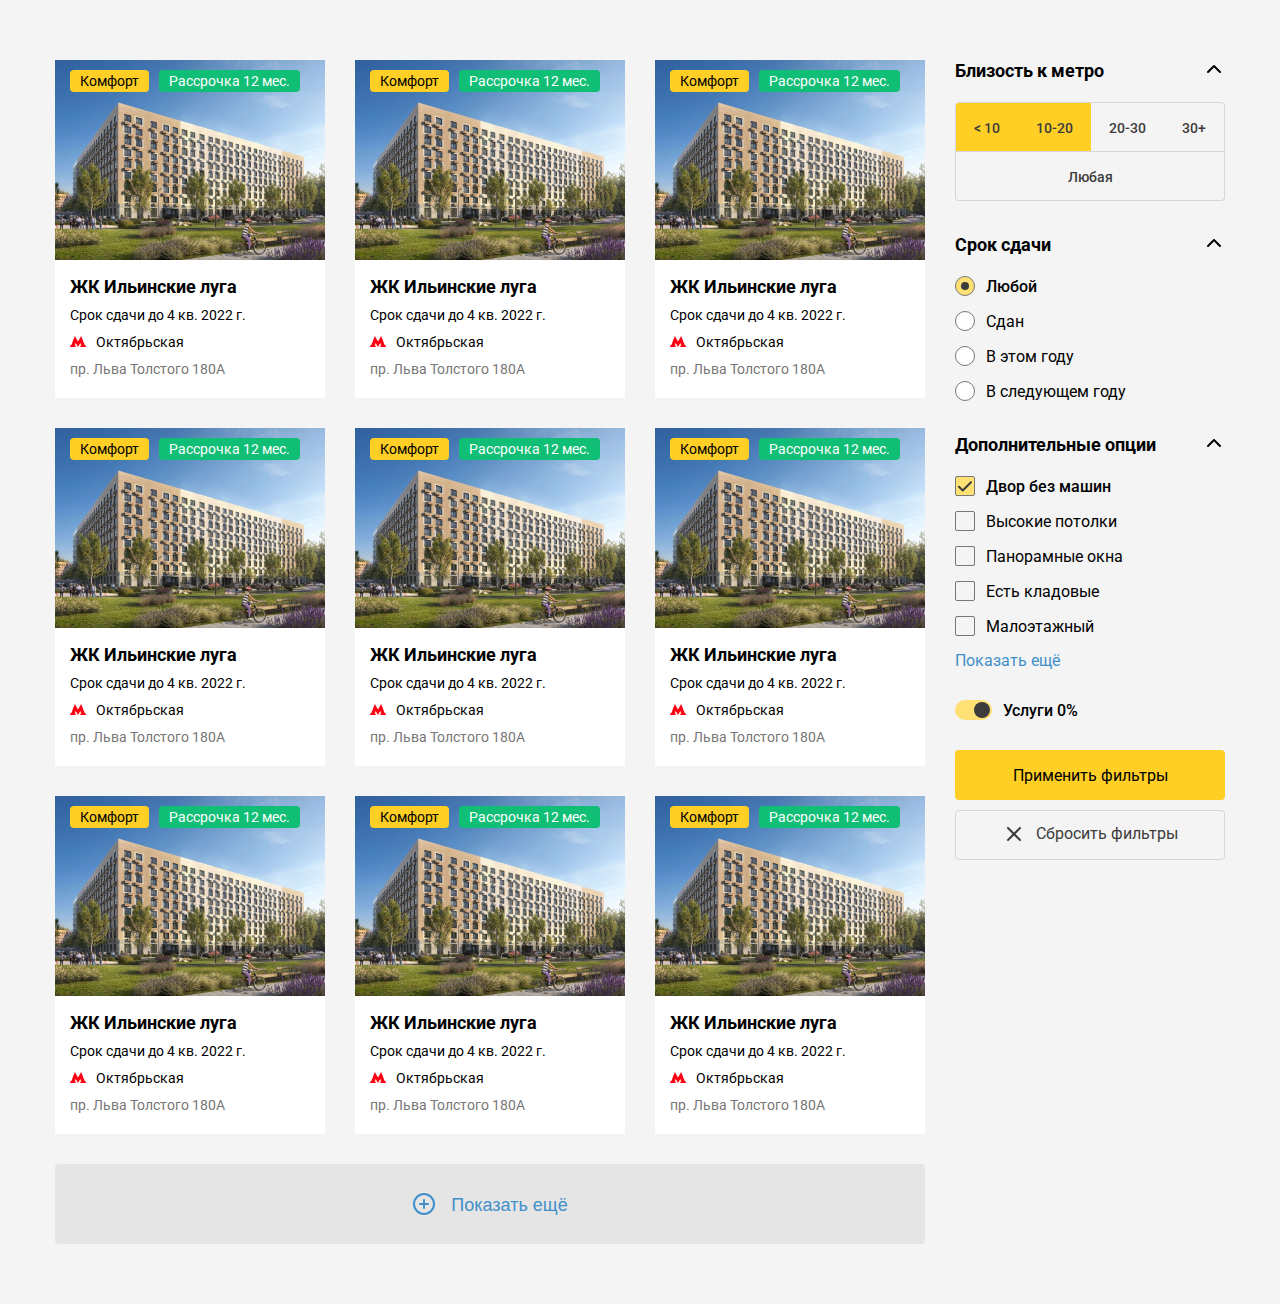
<file: estate/index.html>
<!DOCTYPE html>
<html lang="en">
<head>
    <meta charset="UTF-8">
    <meta name="viewport" content="width=device-width, initial-scale=1.0">
    <title>Заготовка для сайта агентства недвижимости. HTML, CSS, JavaScript</title>
    <link rel="preconnect" href="https://fonts.gstatic.com"> 
<link href="https://fonts.googleapis.com/css2?family=Roboto:wght@400;500;700&display=swap" rel="stylesheet"> 
    <link rel="stylesheet" href="./css/main.css">
</head>
<body>
    <div class="toggle-sidebar">
        <button class="menu-icon-wrapper">
            <div class="menu-icon"></div>
        </button>
    </div>
    <div class="container">
        <div class="row">
            <main class="main cards-holder">
                <!-- Card-->
                <a class="card-link" href="#">
                    <div class="card">
                        <div class="card__badges">
                            <div class="card__badge card__badge--class">Комфорт</div>
                            <div class="card__badge card__badge--credit">Рассрочка 12 мес.</div>
                        </div>
                        <div class="card__img">
                            <img src="./img/cards/img.jpg" alt="ЖК Ильинские луга">
                        </div>
                        <div class="card__content">
                            <h4 class="card__title">ЖК Ильинские луга</h4>
                            <div class="card__term">Срок сдачи до 4 кв. 2022 г.</div>
                            <div class="card__metro">Октябрьская</div>
                            <div class="card__address">пр. Льва Толстого 180А</div>
                        </div>
                    </div>
                </a>
                <!--// Card-->
                 <!-- Card-->
                 <a class="card-link" href="#">
                    <div class="card">
                        <div class="card__badges">
                            <div class="card__badge card__badge--class">Комфорт</div>
                            <div class="card__badge card__badge--credit">Рассрочка 12 мес.</div>
                        </div>
                        <div class="card__img">
                            <img src="./img/cards/img.jpg" alt="ЖК Ильинские луга">
                        </div>
                        <div class="card__content">
                            <h4 class="card__title">ЖК Ильинские луга</h4>
                            <div class="card__term">Срок сдачи до 4 кв. 2022 г.</div>
                            <div class="card__metro">Октябрьская</div>
                            <div class="card__address">пр. Льва Толстого 180А</div>
                        </div>
                    </div>
                </a>
                <!--// Card-->
                 <!-- Card-->
                 <a class="card-link" href="#">
                    <div class="card">
                        <div class="card__badges">
                            <div class="card__badge card__badge--class">Комфорт</div>
                            <div class="card__badge card__badge--credit">Рассрочка 12 мес.</div>
                        </div>
                        <div class="card__img">
                            <img src="./img/cards/img.jpg" alt="ЖК Ильинские луга">
                        </div>
                        <div class="card__content">
                            <h4 class="card__title">ЖК Ильинские луга</h4>
                            <div class="card__term">Срок сдачи до 4 кв. 2022 г.</div>
                            <div class="card__metro">Октябрьская</div>
                            <div class="card__address">пр. Льва Толстого 180А</div>
                        </div>
                    </div>
                </a>
                <!--// Card-->
                 <!-- Card-->
                 <a class="card-link" href="#">
                    <div class="card">
                        <div class="card__badges">
                            <div class="card__badge card__badge--class">Комфорт</div>
                            <div class="card__badge card__badge--credit">Рассрочка 12 мес.</div>
                        </div>
                        <div class="card__img">
                            <img src="./img/cards/img.jpg" alt="ЖК Ильинские луга">
                        </div>
                        <div class="card__content">
                            <h4 class="card__title">ЖК Ильинские луга</h4>
                            <div class="card__term">Срок сдачи до 4 кв. 2022 г.</div>
                            <div class="card__metro">Октябрьская</div>
                            <div class="card__address">пр. Льва Толстого 180А</div>
                        </div>
                    </div>
                </a>
                <!--// Card-->
                 <!-- Card-->
                 <a class="card-link" href="#">
                    <div class="card">
                        <div class="card__badges">
                            <div class="card__badge card__badge--class">Комфорт</div>
                            <div class="card__badge card__badge--credit">Рассрочка 12 мес.</div>
                        </div>
                        <div class="card__img">
                            <img src="./img/cards/img.jpg" alt="ЖК Ильинские луга">
                        </div>
                        <div class="card__content">
                            <h4 class="card__title">ЖК Ильинские луга</h4>
                            <div class="card__term">Срок сдачи до 4 кв. 2022 г.</div>
                            <div class="card__metro">Октябрьская</div>
                            <div class="card__address">пр. Льва Толстого 180А</div>
                        </div>
                    </div>
                </a>
                <!--// Card-->
                 <!-- Card-->
                 <a class="card-link" href="#">
                    <div class="card">
                        <div class="card__badges">
                            <div class="card__badge card__badge--class">Комфорт</div>
                            <div class="card__badge card__badge--credit">Рассрочка 12 мес.</div>
                        </div>
                        <div class="card__img">
                            <img src="./img/cards/img.jpg" alt="ЖК Ильинские луга">
                        </div>
                        <div class="card__content">
                            <h4 class="card__title">ЖК Ильинские луга</h4>
                            <div class="card__term">Срок сдачи до 4 кв. 2022 г.</div>
                            <div class="card__metro">Октябрьская</div>
                            <div class="card__address">пр. Льва Толстого 180А</div>
                        </div>
                    </div>
                </a>
                <!--// Card-->
                 <!-- Card-->
                 <a class="card-link" href="#">
                    <div class="card">
                        <div class="card__badges">
                            <div class="card__badge card__badge--class">Комфорт</div>
                            <div class="card__badge card__badge--credit">Рассрочка 12 мес.</div>
                        </div>
                        <div class="card__img">
                            <img src="./img/cards/img.jpg" alt="ЖК Ильинские луга">
                        </div>
                        <div class="card__content">
                            <h4 class="card__title">ЖК Ильинские луга</h4>
                            <div class="card__term">Срок сдачи до 4 кв. 2022 г.</div>
                            <div class="card__metro">Октябрьская</div>
                            <div class="card__address">пр. Льва Толстого 180А</div>
                        </div>
                    </div>
                </a>
                <!--// Card-->
                 <!-- Card-->
                 <a class="card-link" href="#">
                    <div class="card">
                        <div class="card__badges">
                            <div class="card__badge card__badge--class">Комфорт</div>
                            <div class="card__badge card__badge--credit">Рассрочка 12 мес.</div>
                        </div>
                        <div class="card__img">
                            <img src="./img/cards/img.jpg" alt="ЖК Ильинские луга">
                        </div>
                        <div class="card__content">
                            <h4 class="card__title">ЖК Ильинские луга</h4>
                            <div class="card__term">Срок сдачи до 4 кв. 2022 г.</div>
                            <div class="card__metro">Октябрьская</div>
                            <div class="card__address">пр. Льва Толстого 180А</div>
                        </div>
                    </div>
                </a>
                <!--// Card-->
                 <!-- Card-->
                 <a class="card-link" href="#">
                    <div class="card">
                        <div class="card__badges">
                            <div class="card__badge card__badge--class">Комфорт</div>
                            <div class="card__badge card__badge--credit">Рассрочка 12 мес.</div>
                        </div>
                        <div class="card__img">
                            <img src="./img/cards/img.jpg" alt="ЖК Ильинские луга">
                        </div>
                        <div class="card__content">
                            <h4 class="card__title">ЖК Ильинские луга</h4>
                            <div class="card__term">Срок сдачи до 4 кв. 2022 г.</div>
                            <div class="card__metro">Октябрьская</div>
                            <div class="card__address">пр. Льва Толстого 180А</div>
                        </div>
                    </div>
                </a>
                <!--// Card-->
                
                <!-- Hidden cards -->
                    <!-- Card-->
                    <a class="card-link card-link--hidden" href="#">
                        <div class="card">
                            <div class="card__badges">
                                <div class="card__badge card__badge--class">Комфорт</div>
                                <div class="card__badge card__badge--credit">Рассрочка 12 мес.</div>
                            </div>
                            <div class="card__img">
                                <img src="./img/cards/img.jpg" alt="ЖК Ильинские луга">
                            </div>
                            <div class="card__content">
                                <h4 class="card__title">ЖК Ильинские луга</h4>
                                <div class="card__term">Срок сдачи до 4 кв. 2022 г.</div>
                                <div class="card__metro">Октябрьская</div>
                                <div class="card__address">пр. Льва Толстого 180А</div>
                            </div>
                        </div>
                    </a>
                    <!--// Card-->
                    <!-- Card-->
                    <a class="card-link card-link--hidden" href="#">
                        <div class="card">
                            <div class="card__badges">
                                <div class="card__badge card__badge--class">Комфорт</div>
                                <div class="card__badge card__badge--credit">Рассрочка 12 мес.</div>
                            </div>
                            <div class="card__img">
                                <img src="./img/cards/img.jpg" alt="ЖК Ильинские луга">
                            </div>
                            <div class="card__content">
                                <h4 class="card__title">ЖК Ильинские луга</h4>
                                <div class="card__term">Срок сдачи до 4 кв. 2022 г.</div>
                                <div class="card__metro">Октябрьская</div>
                                <div class="card__address">пр. Льва Толстого 180А</div>
                            </div>
                        </div>
                    </a>
                    <!--// Card-->
                    <!-- Card-->
                    <a class="card-link card-link--hidden" href="#">
                        <div class="card">
                            <div class="card__badges">
                                <div class="card__badge card__badge--class">Комфорт</div>
                                <div class="card__badge card__badge--credit">Рассрочка 12 мес.</div>
                            </div>
                            <div class="card__img">
                                <img src="./img/cards/img.jpg" alt="ЖК Ильинские луга">
                            </div>
                            <div class="card__content">
                                <h4 class="card__title">ЖК Ильинские луга</h4>
                                <div class="card__term">Срок сдачи до 4 кв. 2022 г.</div>
                                <div class="card__metro">Октябрьская</div>
                                <div class="card__address">пр. Льва Толстого 180А</div>
                            </div>
                        </div>
                    </a>
                    <!--// Card-->

                
                <!-- // Hidden cards -->

                <button class="btn-more">
                    <img src="./img/icons/plus-circle.svg" alt="Show more icon">
                    Показать ещё
                </button>
            </main>
            <aside class="sidebar">
                
                <form>
                    <!--Widget-->
                    <div class="widget">
                        <div class="widget__title">
                            Близость к метро
                        </div>
                        <div class="widget__body">
                            <!--location-->
                            <div class="location">
                                <div class="location__row">
                                    <input type="checkbox" data-location-param id="location-01" checked class="location__checkbox">
                                    <label class="location__btn" for="location-01">&lt; 10</label>
                                    <input type="checkbox" data-location-param id="location-02" checked class="location__checkbox">
                                    <label class="location__btn" for="location-02">10-20</label>
                                    <input type="checkbox" data-location-param id="location-03" class="location__checkbox">
                                    <label class="location__btn" for="location-03">20-30</label>
                                    <input type="checkbox" data-location-param id="location-04" class="location__checkbox">                         
                                    <label class="location__btn" for="location-04">30+</label>
                                </div>
                                <div class="location__row">
                                    <input type="checkbox" id="location-05" class="location__checkbox">
                                    <label class="location__btn" for="location-05">Любая</label>
                                </div>
                            </div>
                            <!--//location-->

                        </div>
                    </div>
                    <!--//Widget-->
                    <!--Widget-->
                    <div class="widget">
                        <div class="widget__title">
                            Срок сдачи
                        </div>
                        <div class="widget__body">
                            <label class="radio">
                                <input type="radio" class="radio__real" name="term" checked>
                                <span class="radio__fake"></span>
                                <span class="radio__title">Любой</span>
                            </label>
                            <label class="radio">
                                <input type="radio" class="radio__real" name="term">
                                <span class="radio__fake"></span>
                                <span class="radio__title">Сдан</span>
                            </label>
                            <label class="radio">
                                <input type="radio" class="radio__real" name="term">
                                <span class="radio__fake"></span>
                                <span class="radio__title">В этом году</span>
                            </label>
                            <label class="radio">
                                <input type="radio" class="radio__real" name="term">
                                <span class="radio__fake"></span>
                                <span class="radio__title">В следующем году</span>
                            </label>
                        </div>
                    </div>
                    <!--//Widget-->
                    <!--Widget-->
                    <div class="widget">
                        <div class="widget__title">
                            Дополнительные опции
                        </div>
                        <div class="widget__body">
                            <label class="checkbox">
                                <input type="checkbox" class="checkbox__real" name="option-01" checked>
                                <span class="checkbox__fake"></span>
                                <span class="checkbox__title">Двор без машин</span>
                            </label>
                            <label class="checkbox">
                                <input type="checkbox" class="checkbox__real" name="option-02">
                                <span class="checkbox__fake"></span>
                                <span class="checkbox__title">Высокие потолки</span>
                            </label>
                            <label class="checkbox">
                                <input type="checkbox" class="checkbox__real" name="option-03">
                                <span class="checkbox__fake"></span>
                                <span class="checkbox__title">Панорамные окна</span>
                            </label>
                            <label class="checkbox">
                                <input type="checkbox" class="checkbox__real" name="option-04">
                                <span class="checkbox__fake"></span>
                                <span class="checkbox__title">Есть кладовые</span>
                            </label>
                            <label class="checkbox">
                                <input type="checkbox" class="checkbox__real" name="option-05">
                                <span class="checkbox__fake"></span>
                                <span class="checkbox__title">Малоэтажный</span>
                            </label>
                            
                            <label class="checkbox checkbox--hidden">
                                <input type="checkbox" class="checkbox__real" name="option-06">
                                <span class="checkbox__fake"></span>
                                <span class="checkbox__title">Дополнительный пункт 1</span>
                            </label>
                            <label class="checkbox checkbox--hidden">
                                <input type="checkbox" class="checkbox__real" name="option-07">
                                <span class="checkbox__fake"></span>
                                <span class="checkbox__title">Дополнительный пункт 2</span>
                            </label>
                            <label class="checkbox checkbox--hidden">
                                <input type="checkbox" class="checkbox__real" name="option-08">
                                <span class="checkbox__fake"></span>
                                <span class="checkbox__title">Дополнительный пункт 3</span>
                            </label>
                            
                            <button class="widget__show-hidden">Показать ещё</button>
                        </div>
                    </div>
                    <!--//Widget-->
                    
                    <!--Widget-->
                    <div class="widget widget--top-30">
                        <div class="widget__body">
                            <label class="toggle">
                                <input type="checkbox" class="toggle__real" name="comission" checked>
                                <span class="toggle__fake"></span>
                                <span class="toggle__title">Услуги 0%</span>
                            </label>
                                                
                        </div>
                    </div>
                    <!--//Widget-->
                     <!--Widget-->
                     <div class="widget widget--top-30">
                        <div class="widget__body">
                            <button class="form-btn form-btn--submit">Применить фильтры</button>
                            <button type="reset" class="form-btn">
                                <img src="./img/icons/x.svg" alt="Сбросить фильтры">
                                Сбросить фильтры
                            </button>                    
                        </div>
                    </div>
                    <!--//Widget-->
                </form>
            </aside>
        </div>
    </div>

    <script src='./js/main.js'></script>
    
</body>
</html>
</file>
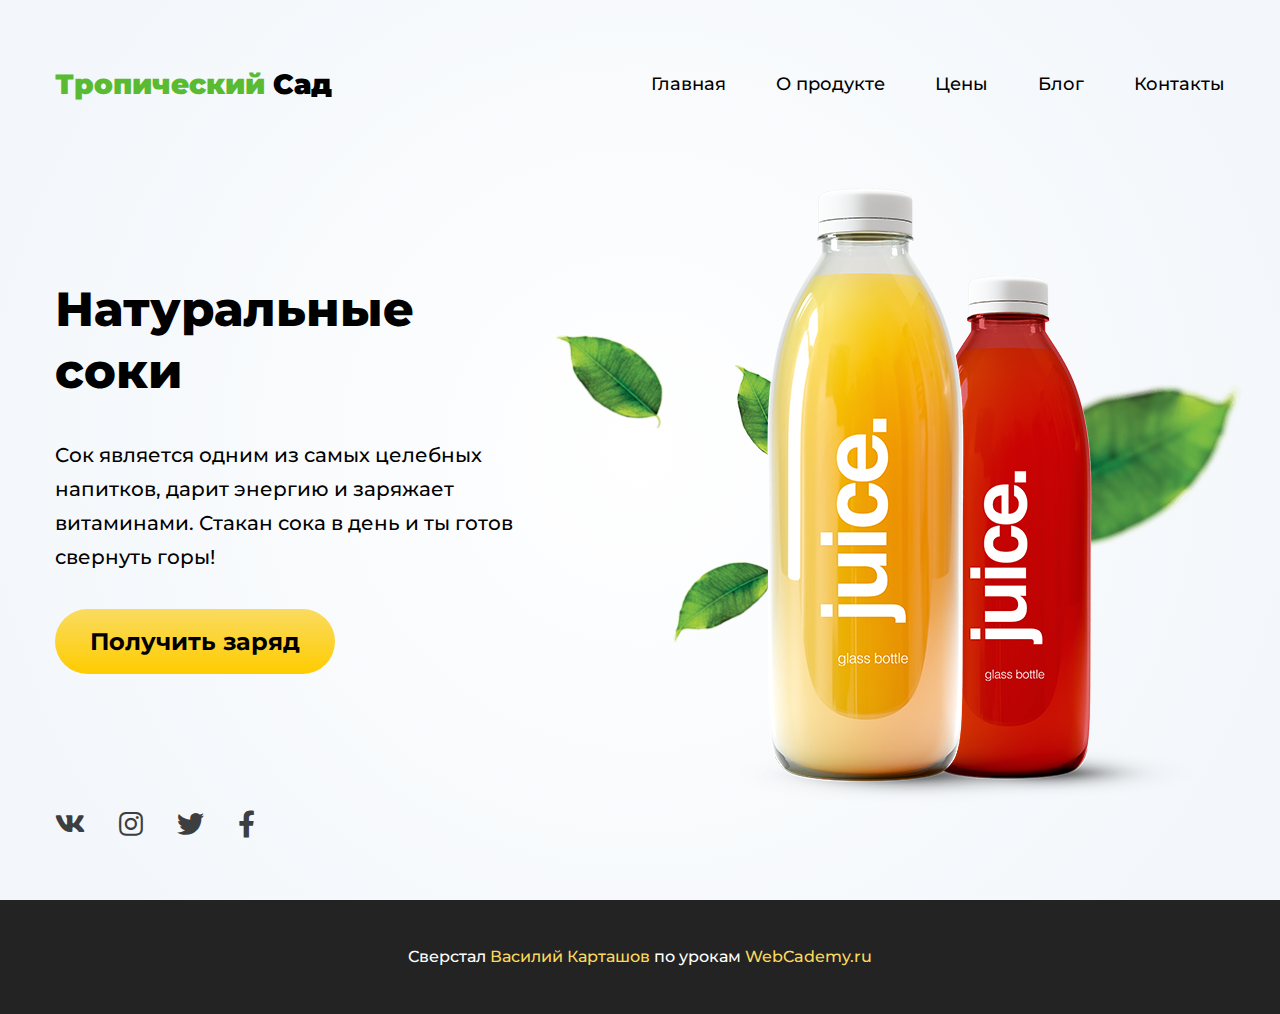
<file: juice/index.html>
<!DOCTYPE html>
<html lang="en">
<head>
    <meta charset="UTF-8">
    <meta name="viewport" content="width=device-width, initial-scale=1.0">
    <title>Juice</title>
    <link rel="stylesheet" href="./css/main.css">
    <link rel="preconnect" href="https://fonts.gstatic.com">
    <link href="https://fonts.googleapis.com/css2?family=Montserrat:wght@500;700;800;900&display=swap" rel="stylesheet">
    <link rel="stylesheet" href="https://cdnjs.cloudflare.com/ajax/libs/font-awesome/5.15.1/css/all.min.css">
</head>
<body>
    <header class="header">
        <div class="container">
            <nav class="nav-wrapper">
                <div class="logo"><span>Тропический</span> Сад</div>
                
                <ul class="nav">
                    <li class="nav__item">
                        <a href="#" class="nav__link">Главная</a>
                    </li>
                    <li class="nav__item">
                        <a href="#" class="nav__link">О продукте</a>
                    </li>
                    <li class="nav__item">
                        <a href="#" class="nav__link">Цены</a>
                    </li>
                    <li class="nav__item">
                        <a href="#" class="nav__link">Блог</a>
                    </li>
                    <li class="nav__item">
                        <a href="#" class="nav__link">Контакты</a>
                    </li>
                </ul>
                
            </nav>
            <div class="header-content">
                <div class="header-desc">
                    <h1 class="header__title">Натуральные соки</h1>
                    <div class="header__text">
                        <p>Cок является одним из самых целебных напитков, дарит энергию и заряжает витаминами. Стакан сока в день и ты готов свернуть горы!</p>
                    </div>
                    <a href="#" class="header__btn">Получить заряд</a>
                </div>
                <div class="header-photo">
                    <img src="./img/product.png" alt="Juice">
                </div>
            </div>
            <div class="header-social">
                <a class="header__social-item" href="https://vk.com/great_idler" target="_blank"><i class="fab fa-vk"></i></a>                
                <a class="header__social-item" href="https://instagram.com/vasily1299" target="_blank"><i class="fab fa-instagram"></i></a>
                <a class="header__social-item" href="#"><i class="fab fa-twitter"></i></a>
                <a class="header__social-item" href="https://facebook.com/vasily1299" target="_blank"><i class="fab fa-facebook-f"></i></a>                
            </div>
        </div>
        
    </header>
    <footer class="footer">
        <p>Сверстал <a href="https://daddysweb.ru" target="_blank">Василий Карташов</a> по урокам <a href="https://WebCademy.ru" target="_blank">WebCademy.ru</a></p>
    </footer>
</body>
</html>
</file>
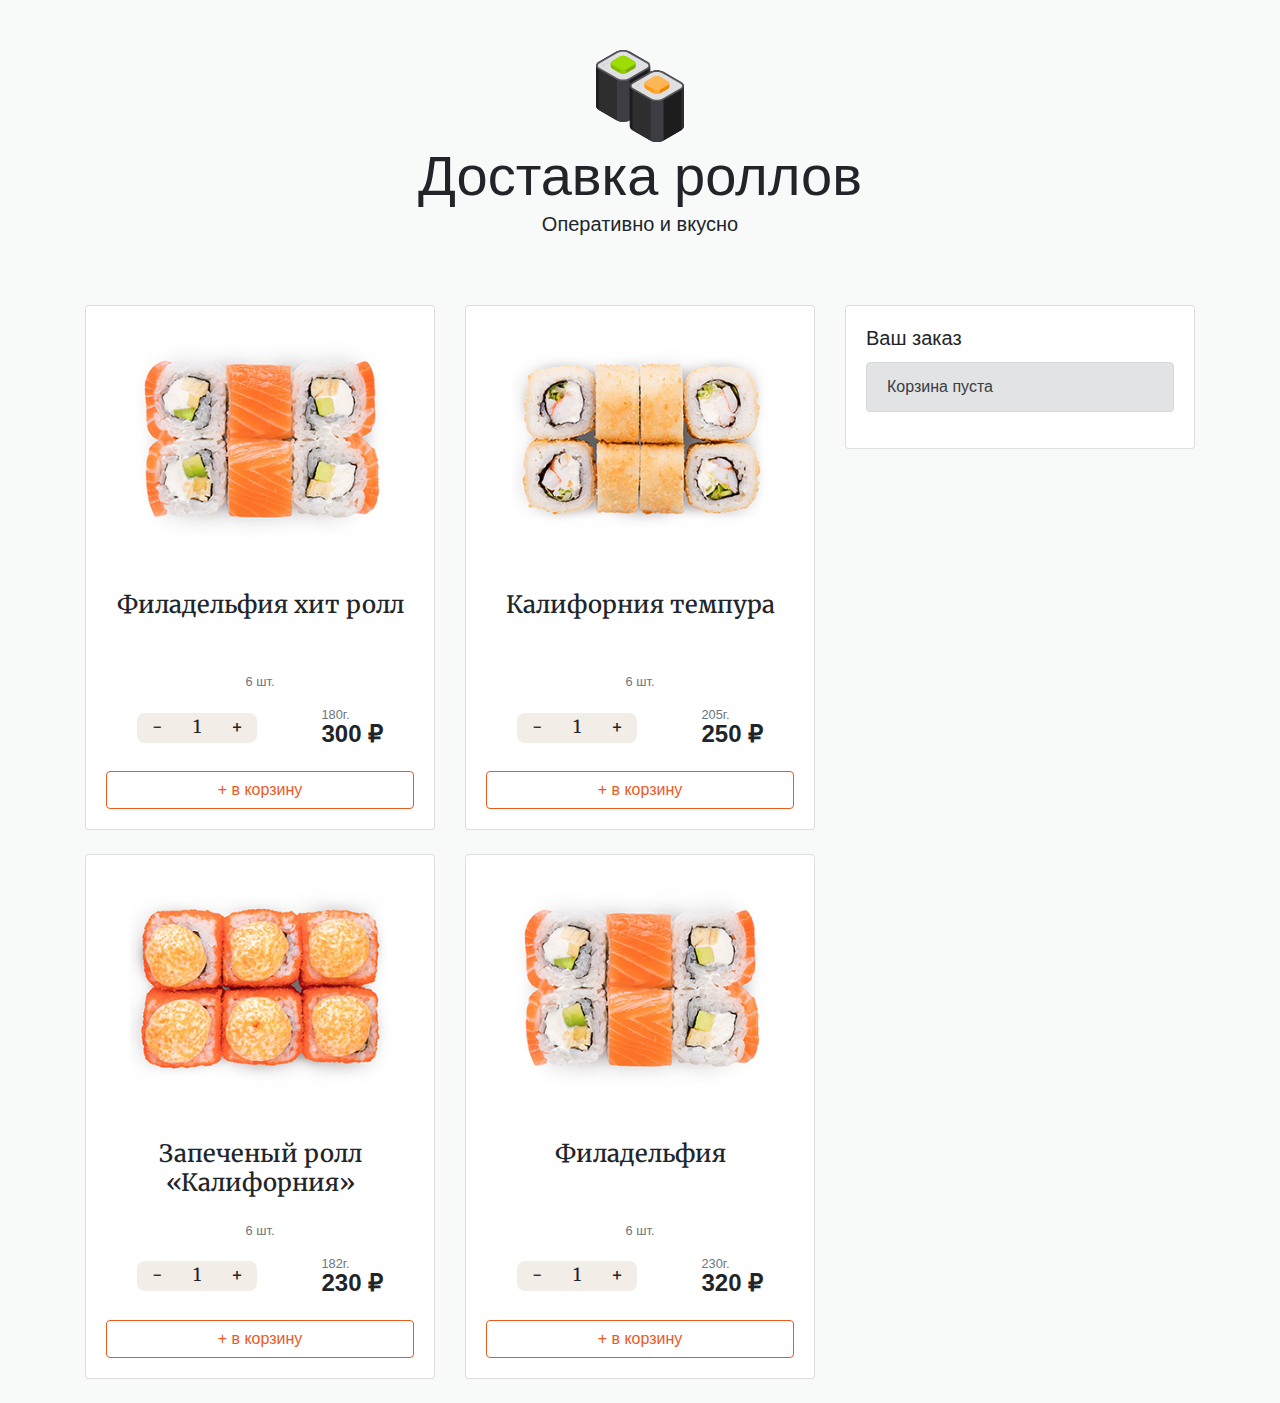
<file: rolli/index.html>
<!DOCTYPE html>
<html lang="en">

<head>
	<meta charset="UTF-8">
	<meta name="viewport" content="width=device-width, initial-scale=1.0, shrink-to-fit=no">
	<title>Магазин роллов</title>
	<link rel="stylesheet" href="libs/bootstrap/css/bootstrap.min.css">
	<link rel="stylesheet" href="css/main.css">
	<link href="https://fonts.googleapis.com/css?family=Merriweather:300,400,400i,700&amp;subset=cyrillic-ext" rel="stylesheet">

</head>

<body>

	<header class="header">
		<div class="container text-center">
			<img src="img/logo/logo.svg" width="92" alt="Суши и пицца">
			<div class="display-4">Доставка роллов</div>
			<p class="lead">Оперативно и вкусно</p>
		</div>
	</header>

	<div class="container mb-5">
		<div class="row">
			<div class="col-md-8">
				<div class="row">

					<!-- Ролл -->
					<div class="col-md-6">
						<div class="card mb-4" data-id="01">
							<img class="product-img" src="img/roll/philadelphia.jpg" alt="">
							<div class="card-body text-center">
								<h4 class="item-title">Филадельфия хит ролл</h4>
								<p><small data-items-in-box class="text-muted">6 шт.</small></p>

								<div class="details-wrapper">
									<div class="items counter-wrapper">
										<div class="items__control" data-action="minus">-</div>
										<div class="items__current" data-counter>1</div>
										<div class="items__control" data-action="plus">+</div>
									</div>

									<div class="price">
										<div class="price__weight">180г.</div>
										<div class="price__currency">300 ₽</div>
									</div>
								</div>

								<button data-cart type="button" class="btn btn-block btn-outline-warning">+ в корзину</button>

							</div>
						</div>
					</div>
					<!-- // Ролл -->

					<!-- Ролл -->
					<div class="col-md-6">
						<div class="card mb-4" data-id="02">
							<img class="product-img" src="img/roll/california-tempura.jpg" alt="">
							<div class="card-body text-center">
								<h4 class="item-title">Калифорния темпура</h4>
								<p><small data-items-in-box class="text-muted">6 шт.</small></p>

								<div class="details-wrapper">
									<div class="items counter-wrapper">
										<div class="items__control" data-action="minus">-</div>
										<div class="items__current" data-counter>1</div>
										<div class="items__control" data-action="plus">+</div>
									</div>

									<div class="price">
										<div class="price__weight">205г.</div>
										<div class="price__currency">250 ₽</div>
									</div>
								</div>

								<button data-cart type="button" class="btn btn-block btn-outline-warning">+ в корзину</button>

							</div>
						</div>
					</div>
					<!-- // Ролл -->

					<!-- Ролл -->
					<div class="col-md-6">
						<div class="card mb-4" data-id="03">
							<img class="product-img" src="img/roll/zapech-california.jpg" alt="">
							<div class="card-body text-center">
								<h4 class="item-title">Запеченый ролл «Калифорния»</h4>
								<p><small data-items-in-box class="text-muted">6 шт.</small></p>

								<div class="details-wrapper">
									<div class="items counter-wrapper">
										<div class="items__control" data-action="minus">-</div>
										<div class="items__current" data-counter>1</div>
										<div class="items__control" data-action="plus">+</div>
									</div>

									<div class="price">
										<div class="price__weight">182г.</div>
										<div class="price__currency">230 ₽</div>
									</div>

								</div>

								<button data-cart type="button" class="btn btn-block btn-outline-warning">+ в корзину</button>

							</div>
						</div>
					</div>
					<!-- // Ролл -->

					<!-- Ролл -->
					<div class="col-md-6">
						<div class="card mb-4" data-id="04">
							<img class="product-img" src="img/roll/philadelphia.jpg" alt="">
							<div class="card-body text-center">
								<h4 class="item-title">Филадельфия</h4>
								<p><small data-items-in-box class="text-muted">6 шт.</small></p>

								<div class="details-wrapper">
									<div class="items counter-wrapper">
										<div class="items__control" data-action="minus">-</div>
										<div class="items__current" data-counter>1</div>
										<div class="items__control" data-action="plus">+</div>
									</div>

									<div class="price">
										<div class="price__weight">230г.</div>
										<div class="price__currency">320 ₽</div>
									</div>

								</div>

								<button data-cart type="button" class="btn btn-block btn-outline-warning">
									+ в корзину
								</button>

							</div>
						</div>
					</div>
					<!-- // Ролл -->

				</div>
			</div>
			<div class="col-md-4">

				<!-- Корзина -->
				<div class="card mb-4">
					<div class="card-body">
						<h5 class="card-title">Ваш заказ</h4>
						<div data-cart-empty class="alert alert-secondary" role="alert">
							Корзина пуста
						</div>
						<!-- cart-wrapper -->
						<div class="cart-wrapper">

							<!-- Cart item -->
							
							<!-- // Cart item -->

						</div>
						<!-- // cart-wrapper -->

						<!-- Стоимость заказа -->
						<div class="cart-total none">
							<p><span class="h5">Доставка:</span> <span class="delivery-cost free">бесплатно</span> </p>
							<p><span class="h5">Итого:</span> <span class="total-price">330</span> <span class="rouble">₽</span></p>
						</div>
						<!-- // Стоимость заказа -->

					</div>

					<!-- Оформить заказ -->
					<div id="order-form" class="card-body border-top none">
						<h5 class="card-title">Оформить заказ</h4>
						<form>
							<div class="form-group">
								<input type="text" class="form-control" placeholder="Ваш номер телефона">
							</div>
							<button type="submit" class="btn btn-primary">Заказать</button>
						</form>
					</div>
					<!-- // Оформить заказ -->

				</div>
				<!-- // Корзина -->


			</div>
		</div>
	</div>

	<!-- Подключаем скрипты -->
	<script src="./js/counter.js"></script>
	<script src="./js/cart.js"></script>
	
	

</body>

</html>
</file>
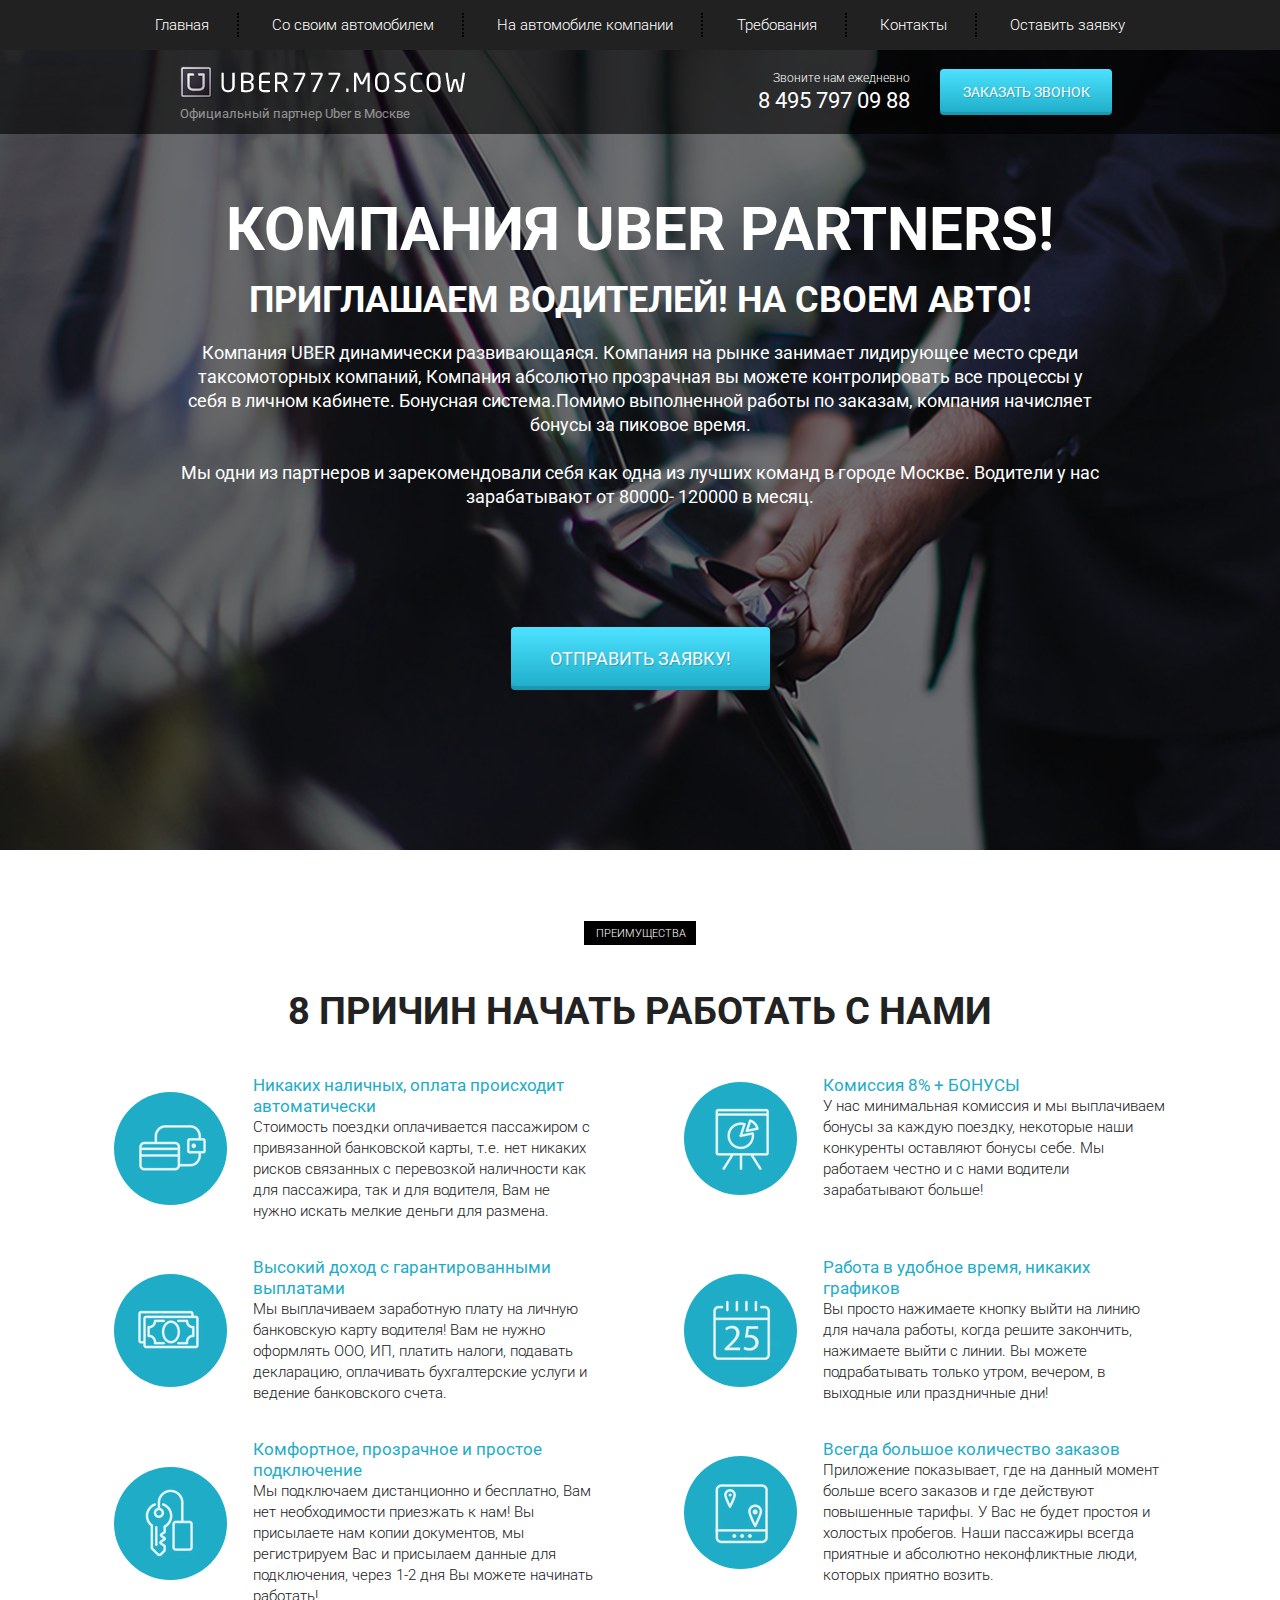
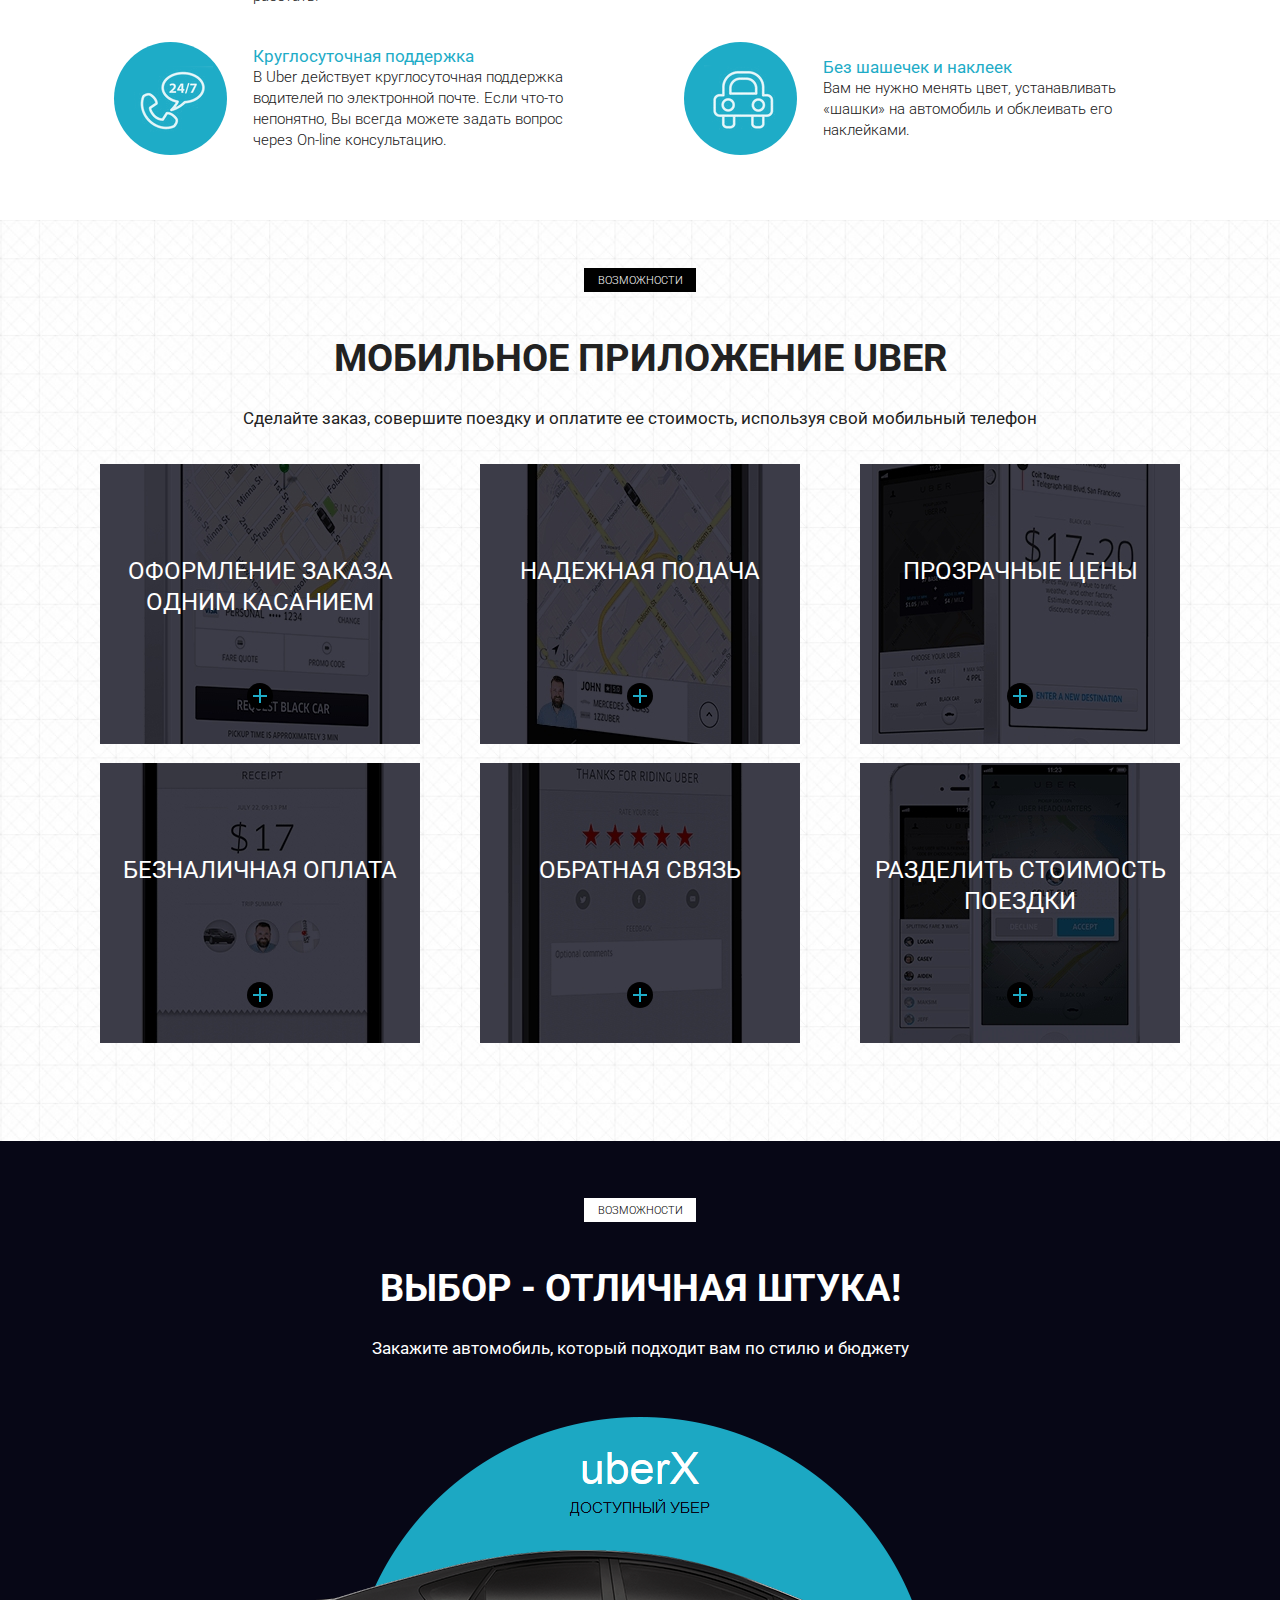
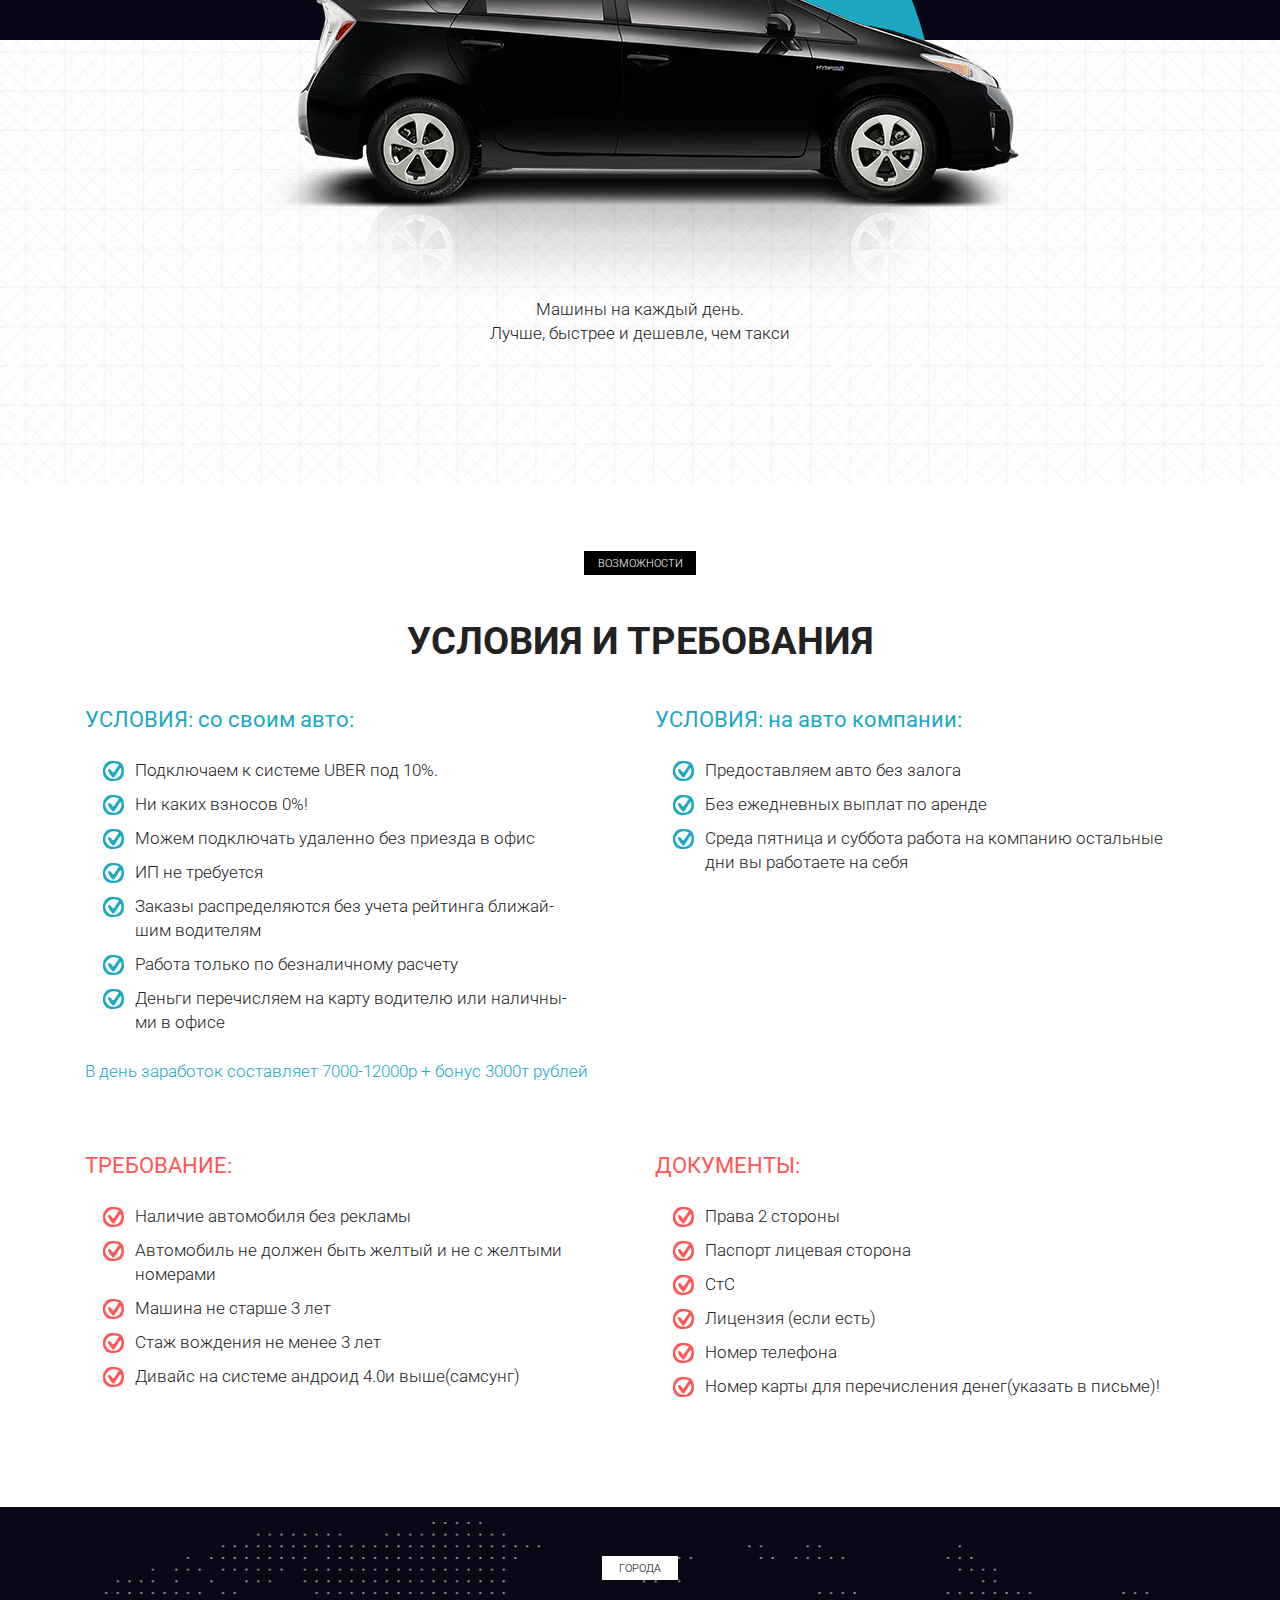
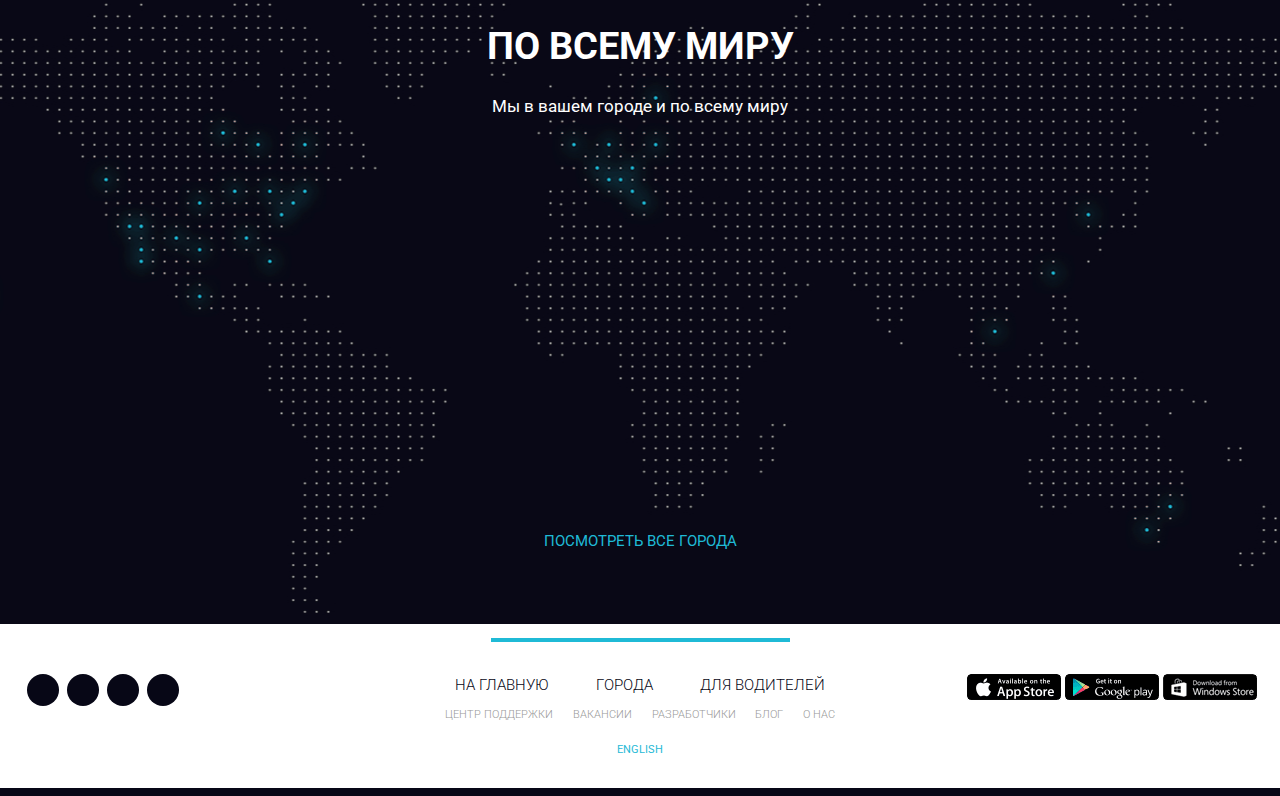
<file: Uber/index.html>
<!DOCTYPE html>
<html lang="ru">
<head>
    <meta charset="UTF-8">
    <meta name="viewport" content="width=device-width, initial-scale=1.0">
    <meta http-equiv="X-UA-Compatible" content="ie=edge">
    <title>Сайт официального партнёра Uber в Москве</title>

    <link rel="icon" href="icons/favicon/favicon.ico" type="image/x-icon">
    <link href="https://fonts.googleapis.com/css?family=Roboto:300,400,700&display=swap&subset=cyrillic-ext" rel="stylesheet">
    <link rel="stylesheet" href="css/bootstrap-reboot.min.css">
    <link rel="stylesheet" href="css/bootstrap-grid.min.css">
    <link rel="stylesheet" href="https://use.fontawesome.com/releases/v5.8.2/css/all.css" integrity="sha384-oS3vJWv+0UjzBfQzYUhtDYW+Pj2yciDJxpsK1OYPAYjqT085Qq/1cq5FLXAZQ7Ay" crossorigin="anonymous">
    <link rel="stylesheet" href="css/style.min.css">
    <!-- <link rel="stylesheet" href="css/style.css"> -->
</head>
<body>
    <header>
        <nav>
            <div class="container">
            
                <ul class="menu">
                    <li class="menu_item"><a href="#" class="menu_link">Главная</a></li>
                    <li class="menu_item"><a href="#require" class="menu_link">Со своим автомобилем</a></li>
                    <li class="menu_item"><a href="#require" class="menu_link">На автомобиле компании</a></li>
                    <li class="menu_item"><a href="#" class="menu_link">Требования</a></li>
                    <li class="menu_item"><a href="#" class="menu_link">Контакты</a></li>
                    <li class="menu_item"><a href="#" class="menu_link">Оставить заявку</a></li>
                </ul>
            
            </div>

            <div class="hamburger">
                <span></span>
                <span></span>
                <span></span>
            </div>
        </nav>
        <div class="subheader">
            <div class="container">
                <div class="row">
                    <div class="col-6 col-md-4 offset-md-1">
                        <a href="#" class="subheader_logo"><img src="icons/logo_full.png" alt="logo"></a>
                        <div class="subheader_official">Официальный партнер Uber в Москве</div>
                    </div>
                    <div class="xs-hidden col-md-3 offset-md-1 col-xl-2 offset-xl-2">
                        <div class="subheader_call">Звоните нам ежедневно</div> 
                        <a href="tel:+74957970988" class="subheader_phone">8 495 797 09 88</a>  
                    </div>
                    <div class="col-6 col-md-3 col-lg-2">
                        <a href="tel:+74957970988" class="xs-visible subheader_phone">8 495 797 09 88</a>
                        <button class="subheader_btn">заказать звонок</button>                       
                    </div>
                </div>
            
            </div>
        </div>
    </header>

    <section class="promo">
        <div class="container">
            <div class="row">
                <div class="col-md-12 col-lg-10 offset-lg-1">
                    <h1 class="promo_header">КОМПАНИЯ UBER PARTNERS!</h1>
                    <h2 class="promo_subheader">ПРИГЛАШАЕМ ВОДИТЕЛЕЙ! НА СВОЕМ АВТО!</h2>
                    <div class="promo_descr">Компания UBER  динамически развивающаяся. Компания на рынке занимает лидирующее место среди
                        таксомоторных компаний, Компания абсолютно прозрачная вы можете контролировать все процессы у себя в личном кабинете. Бонуcная система.Помимо выполненной работы по заказам, компания начисляет бонусы за
                        пиковое время.<br><br>
                        
                        Мы одни из партнеров и зарекомендовали себя как одна из лучших команд в городе Москве.  Водители у нас
                        зарабатывают от 80000- 120000 в месяц.</div>
                        <button class="promo_btn">ОТПРАВИТЬ ЗАЯВКУ!</button>
                </div>
            </div>
        </div>
    </section>

    <section class="reasons">
        <div class="container">
            <div class="label">преимущества</div>
            <h2 class="title">8 причин начать работать с нами</h2>
            <div class="row">
                <div class="col-md-6">
                    <div class="reasons_block">
                        <div class="reasons_round">
                            <img src="icons/reason1.png" alt="reason">
                        </div>
                        <div class="reasons_descr">
                            <div class="reasons_subtitle">Никаких наличных, оплата происходит автоматически</div>
                            <div class="reasons_text">
                                Стоимость поездки оплачивается пассажиром с привязанной банковской карты, т.е. нет никаких рисков связанных с перевозкой наличности как для пассажира, так и для водителя, Вам не нужно искать мелкие деньги для размена.
                            </div>
                        </div>
                    </div>
                </div>
                <div class="col-md-6">
                    <div class="reasons_block">
                        <div class="reasons_round">
                            <img src="icons/reason2.png" alt="reason">
                        </div>
                        <div class="reasons_descr">
                            <div class="reasons_subtitle">Комиссия 8% + БОНУСЫ</div>
                            <div class="reasons_text">
                                У нас минимальная комиссия и мы выплачиваем бонусы за каждую поездку, некоторые наши конкуренты оставляют бонусы себе. Мы работаем честно и с нами водители зарабатывают больше!
                            </div>
                        </div>
                    </div>
                </div>
                <div class="col-md-6">
                    <div class="reasons_block">
                        <div class="reasons_round">
                            <img src="icons/reason3.png" alt="reason">
                        </div>
                        <div class="reasons_descr">
                            <div class="reasons_subtitle">Высокий доход с гарантированными выплатами</div>
                            <div class="reasons_text">
                                Мы выплачиваем заработную плату на личную банковскую карту водителя! Вам не нужно оформлять ООО, ИП, платить налоги, подавать декларацию, оплачивать бухгалтерские услуги и ведение банковского счета.
                            </div>
                        </div>
                    </div>
                </div>
                <div class="col-md-6">
                    <div class="reasons_block">
                        <div class="reasons_round">
                            <img src="icons/reason4.png" alt="reason">
                        </div>
                        <div class="reasons_descr">
                            <div class="reasons_subtitle">Работа в удобное время, никаких графиков</div>
                            <div class="reasons_text">
                                Вы просто нажимаете кнопку выйти на линию для начала работы, когда решите закончить, нажимаете выйти с линии. Вы можете подрабатывать только утром, вечером, в выходные или праздничные дни!
                            </div>
                        </div>
                    </div>
                </div>
                <div class="col-md-6">
                    <div class="reasons_block">
                        <div class="reasons_round">
                            <img src="icons/reason5.png" alt="reason">
                        </div>
                        <div class="reasons_descr">
                            <div class="reasons_subtitle">Комфортное, прозрачное и простое подключение</div>
                            <div class="reasons_text">
                                Мы подключаем дистанционно и бесплатно, Вам нет необходимости приезжать к нам! Вы присылаете нам копии документов, мы регистрируем Вас и присылаем данные для подключения, через 1-2 дня Вы можете начинать работать!
                            </div>
                        </div>
                    </div>
                </div>
                <div class="col-md-6">
                    <div class="reasons_block">
                        <div class="reasons_round">
                            <img src="icons/reason6.png" alt="reason">
                        </div>
                        <div class="reasons_descr">
                            <div class="reasons_subtitle">Всегда большое количество заказов</div>
                            <div class="reasons_text">
                                Приложение показывает, где на данный момент больше всего заказов и где действуют повышенные тарифы. У Вас не будет простоя и холостых пробегов. Наши пассажиры всегда приятные и абсолютно неконфликтные люди, которых приятно возить.
                            </div>
                        </div>
                    </div>
                </div>
                <div class="col-md-6">
                    <div class="reasons_block">
                        <div class="reasons_round">
                            <img src="icons/reason7.png" alt="reason">
                        </div>
                        <div class="reasons_descr">
                            <div class="reasons_subtitle">Круглосуточная поддержка</div>
                            <div class="reasons_text">
                                В Uber действует круглосуточная поддержка водителей по электронной почте. Если что-то непонятно, Вы всегда можете задать вопрос через On-line консультацию.
                            </div>
                        </div>
                    </div>
                </div>
                <div class="col-md-6">
                    <div class="reasons_block">
                        <div class="reasons_round">
                            <img src="icons/reason8.png" alt="reason">
                        </div>
                        <div class="reasons_descr">
                            <div class="reasons_subtitle">Без шашечек и наклеек</div>
                            <div class="reasons_text">
                                Вам не нужно менять цвет, устанавливать «шашки» на автомобиль и обклеивать его наклейками.
                            </div>
                        </div>
                    </div>
                </div>
            </div>
        </div>
    </section>

    <section class="mobile">
        <div class="container">
            <div class="label">Возможности</div>
            <div class="title">Мобильное приложение Uber</div>
            <div class="subtitle">Сделайте заказ, совершите поездку и оплатите ее стоимость, используя свой мобильный телефон</div>

            <div class="row">
                <div class="col-md-6 col-lg-4">
                    <div class="mobile_item mobile_item_1">
                        <div class="mobile_item_title">оформление заказа одним касанием</div>
                        <div class="mobile_item_plus"></div>
                    </div>
                </div>
                <div class="col-md-6 col-lg-4">
                    <div class="mobile_item mobile_item_2">
                        <div class="mobile_item_title">надежная подача</div>
                        <div class="mobile_item_plus"></div>
                    </div>
                </div>
                <div class="col-md-6 col-lg-4">
                    <div class="mobile_item mobile_item_3">
                        <div class="mobile_item_title">прозрачные цены</div>
                        <div class="mobile_item_plus"></div>
                    </div>
                </div>
                <div class="col-md-6 col-lg-4">
                    <div class="mobile_item mobile_item_4">
                        <div class="mobile_item_title">безналичная оплата</div>
                        <div class="mobile_item_plus"></div>
                    </div>
                </div>
                <div class="col-md-6 col-lg-4">
                    <div class="mobile_item mobile_item_5">
                        <div class="mobile_item_title">обратная связь</div>
                        <div class="mobile_item_plus"></div>
                    </div>
                </div>
                <div class="col-md-6 col-lg-4">
                    <div class="mobile_item mobile_item_6">
                        <div class="mobile_item_title">разделить
                            стоимость поездки</div>
                        <div class="mobile_item_plus"></div>
                    </div>
                </div>
            </div>
        </div>
    </section>

    <section class="choice">
        <div class="container">
            <div class="black"></div>
            <div class="label label_white">Возможности</div>
            <h2 class="title title_white hidden-320">Выбор - отличная штука!</h2>
            <div class="subtitle subtitle_white">Закажите автомобиль, который подходит вам по стилю и бюджету</div>

            <img src="./img/car.png" alt="uber car" class="choice_img">
            <div class="choice_descr">
                Машины на каждый день.<br>
                Лучше, быстрее и дешевле, чем такси
            </div>
        </div>
    </section>
    <section class="require" id="require">
        <div class="container">
            <div class="label">возможности</div>
            <div class="title">условия и требования</div>
            <div class="row">
                <div class="col-md-6">
                    <div class="require_block">
                        <div class="require_title">
                            УСЛОВИЯ: со своим авто:
                        </div>
                        <ul class="require_list">
                            <li>Подключаем к системе UBER  под 10%.</li>
                            <li>Ни каких взносов  0%!</li>
                            <li>Можем подключать удаленно без приезда в офис</li>
                            <li>ИП не требуется</li>
                            <li>Заказы распределяются без учета рейтинга ближай-<br>шим водителям</li>
                            <li>Работа только по безналичному расчету</li>
                            <li>Деньги перечисляем на карту водителю или наличны-<br>ми в офисе</li>
                        </ul>
                        <div class="require_descr">В день заработок составляет 7000-12000р + бонус 3000т рублей</div>
                    </div>
                </div>
                <div class="col-md-6">
                    <div class="require_block">
                        <div class="require_title">
                            УСЛОВИЯ: на авто компании:
                        </div>
                        <ul class="require_list">
                            <li>Предоставляем авто без залога</li>
                            <li>Без ежедневных выплат по аренде</li>
                            <li>Среда пятница и суббота работа на компанию остальные дни вы работаете на себя</li>
                        </ul>
                        <div class="require_descr"></div>
                    </div>
                </div>
                <div class="col-md-6">
                    <div class="require_block require_block_nmb ahtung">
                        <div class="require_title">
                            ТРЕБОВАНИЕ:





                        </div>
                        <ul class="require_list">
                            <li>Наличие автомобиля без рекламы</li>
                            <li>Автомобиль не должен быть желтый и не с желтыми номерами</li>
                            <li>Машина не старше 3 лет</li>
                            <li>Стаж вождения не менее 3 лет</li>
                            <li>Дивайс на системе андроид 4.0и выше(самсунг)</li>
                        </ul>
                        <div class="require_descr"></div>
                    </div>
                </div>
                <div class="col-md-6">
                    <div class="require_block require_block_nmb ahtung">
                        <div class="require_title">
                            ДОКУМЕНТЫ:
                        </div>
                        <ul class="require_list">
                            <li>Права 2 стороны</li>
                            <li>Паспорт лицевая сторона</li>
                            <li>СтС</li>
                            <li>Лицензия (если есть)</li>
                            <li>Номер телефона</li>
                            <li>Номер карты для перечисления денег(указать в письме)!</li>
                        </ul>
                        <div class="require_descr"></div>
                    </div>
                </div>
            </div>
        </div>
    </section>
    <section class="world">
        <div class="container">
            <div class="label label_white label_min">города</div>
            <h2 class="title title_white">По всему миру</h2>
            <div class="subtitle subtitle_white">Мы в вашем городе и по всему миру</div>

            <a href="#" class="world_link">посмотреть все города</a>
        </div>
    </section>
    <footer>
        <div class="footer_divider"></div>
        <div class="footer_wrapper">
            <div>
                <div class="footer_social">
                    <a href="#" class="footer_social_item">
                        <i class="fab fa-facebook-f"></i>
                    </a>
                    <a href="#" class="footer_social_item">
                        <i class="fab fa-twitter"></i>
                    </a>
                    <a href="#" class="footer_social_item">
                        <i class="fab fa-linkedin"></i>
                    </a>
                    <a href="#" class="footer_social_item">
                        <i class="fab fa-instagram"></i>
                    </a>
                </div>
            </div>

            <div>
                <div class="footer_links">
                    <div class="footer_links_main">
                        <a href="#">на главную</a>
                        <a href="#">города</a>
                        <a href="#">для водителей</a>
                    </div>
                    <div class="footer_links_sub">
                        <a href="#">центр поддержки</a>
                        <a href="#">вакансии</a>
                        <a href="#">разработчики</a>
                        <a href="#">блог</a>
                        <a href="#">о нас</a>
                    </div>
                    <a href="#" class="footer_links_lang">English</a>
                </div>
            </div>

            <div>
                <div class="footer_mobile">
                    <a href="#">
                        <img src="img/app_store.png" alt="App Store">
                    </a>
                    <a href="#">
                        <img src="img/google_play.png" alt="Google play">
                    </a>
                    <a href="#">
                        <img src="img/windows_store.png" alt="Windows store">
                    </a>
                </div>
            </div>
        </div>
    </footer>
    <script src="js/script.js"></script>
</body>
</html>
</file>
<file: estate/css/main.css>
*{
    box-sizing: border-box;
}

body{
    margin: 0;
    background-color: #F4F4F4;
    font-family: 'Roboto', sans-serif;
}

img{
    display: block;
}

.container{
    max-width: 1200px;
    margin: 0 auto;
    padding: 60px 15px;
}

@media(max-width:1200px){
    .container{
        max-width: 880px;
    }
}
@media(max-width:879px){
    .container{
        max-width: 600px;
    }
}

.row{
    display: flex;
    justify-content: space-between;
}

.main{
    width: 870px;
}

.sidebar{
    min-width: 250px;
    width: 270px;
}
@media(max-width:879px){
    .sidebar{
        /* display: none; */
        width: auto;
        z-index: 0;
        margin-left: 0 !important;
        position: fixed;
        top: 0;
        bottom: 0;
        left: 0;
        background-color: white;
        padding: 15px;
        box-shadow: 0px 0px 20px 4px rgb(0 0 0 / 37%);
        overflow-y: scroll;
        transform: translateX(-150%);
        transition: transform 0.4s ease-in;
    }
    .sidebar--mobile-active{
        transform: translateX(0%);
    }
}
.main + .sidebar{
    margin-left: 30px;
}
.cards-holder{
    display: flex;
    flex-wrap: wrap;
    justify-content: space-between;
}
@media(max-width:599px){
    .cards-holder{
        flex-direction: column;
        align-items: center;
    }
}
.cards-holder>.card-link{
    margin-bottom: 30px;
}

.card-link--hidden{
    display: none !important;
}

/* Card */

a.card-link{
    display: inline-block;
    text-decoration: none;
    transition: opacity,transform 0.2s ease-in;
}
a.card-link:hover{
    opacity: 0.8;
    transform: translateY(-5px);
}
.card{
    position: relative;
    width: 270px;
    background-color: #fff;
}
.card__badges{
    position: absolute;
    top: 10px;
    left: 15px;
    right: 15px;
    display: flex;
}
.card__badges>*+*{
    margin-left: 10px;
}
.card__badge{
    display: inline-block;
    
    border-radius: 4px;
    height: 22px;
    padding: 0px 10px;
    font-size: 14px;
    line-height: 23px;
    color: #000000;
}
.card__badge--class{
    background: #FFCF26;
}
.card__badge--credit{
    background: #11BE75;
    color: white;
}
.card__img{

}
.card__content{
    padding: 16px 15px 20px;
}
.card__title{
    margin: 0;
    margin-bottom: 11px;
    font-weight: bold;
    font-size: 18px;
    line-height: 1.17;

    color: #000000;
}
.card__term{
    font-weight: normal;
    font-size: 14px;
    line-height: 1.14;
    color: #000000;
    margin-bottom: 11px;
}
.card__metro{
    font-weight: normal;
    font-size: 14px;
    line-height: 1.14;
    color: #000000;
    margin-bottom: 11px;
}
.card__metro::before{
    content: "";
    margin-right: 10px;
    display: inline-block;
    vertical-align: baseline;
    width: 16px;
    height: 11px;
    background-image: url('./../img/icons/Moscow_Metro\ 1.svg');
    background-repeat: no-repeat;
    background-size: initial;
}
.card__address{
    font-weight: normal;
    font-size: 14px;
    line-height: 1.14;
    color: #777777;
}

/* Button more */

.btn-more{
    width: 100%;
    height: 80px;
    background-color: #E5E5E5;
    border-radius: 4px;
    border: none;
    text-align: center;
    font-size: 18px;
    line-height: 21px;
    /* identical to box height */
    color: #4290C9;
    cursor: pointer;
    transition: background-color 0.2s ease-in;
}
.btn-more:hover{
    background-color: #d8d8d8;
}
.btn-more img{
    display: inline-block;
    margin-right: 10px;
    vertical-align: bottom;
}

/* Sidebar */

.widget+.widget{
    margin-top: 33px;
}
.widget--top-30{
    margin-top: 30px !important;
}
.widget__title{
    position: relative;
    margin-bottom: 21px;
    font-weight: bold;
    font-size: 18px;
    line-height: 1.17;
    color: #000000;

    cursor: pointer;
}
.widget__title::after{
    content: "";
    width: 20px;
    height: 20px;
    
    position: absolute;
    right: 1px;
    top: -1px;
    background-image: url('./../img/icons/chevron-up.svg');
    background-repeat: no-repeat;
    background-size: initial;
    background-position: center;
}
.widget__title--active::after{
    transform: rotate(180deg);
}
.widget__body{

}
.widget__body--hidden{
    display: none;
}

/* location buttons group */

.location{

}
.location__row{
    display: flex;
}
.location__row:first-child{
    overflow: hidden;
    border-radius: 4px 4px 0 0;
    border: 1px solid #d6d6d6;
}
.location__row:last-child{
    overflow: hidden;
    border-radius: 0 0 4px 4px;
    border: 1px solid #d6d6d6;
    border-top: none;
}
.location__btn{
    flex-grow: 1;
    font-family: inherit;
    height: 48px;
    padding: 0 15px;
    background-color: transparent;
    border: none;
    text-align: center;
    font-style: normal;
    font-weight: 500;
    font-size: 14px;
    line-height: 50px;
    color: #3C3C3C;

    cursor: pointer;
    transition: background-color 0.2s ease-in;
}
.location__btn:hover{
    background-color: #fff0bb;
}
.location__checkbox{
    width: 1px;
    height: 1px;
    position: absolute;
    opacity: 0;
    appearance: none;
}
.location__checkbox:checked+.location__btn{
    background-color: #FFCF26;
}
.location__checkbox:checked+.location__btn:hover{
    background-color: #e4b50b;
}

/* Radio */

.radio{    
    display: block;
    cursor: pointer;
}
.radio + .radio{
    margin-top: 15px;
}
.radio__real{
    width: 1px;
    height: 1px;
    position: absolute;
    opacity: 0;
    appearance: none;
}
.radio__fake{
    position: relative;
    display: inline-block;
    margin-right: 7px;
    width: 20px;
    height: 20px;
    background-color: #fff;
    
    border: 1px solid #777777;
    border-radius: 50%;
    vertical-align: bottom;
}
.radio__real:checked + .radio__fake::before{
    position: absolute;
    top: 50%;
    left: 50%;
    content: "";
    width: 8px;
    height: 8px;
    background: #3C3C3C;
    border-radius: 50%;
    transform: translate(-50%,-50%);
}

.radio__real:checked + .radio__fake{
    background-color: #FFE074;
}
.radio__real:checked ~.radio__title{
    font-weight: 500;
}

.radio__title{
    font-weight: 400;
    font-size: 16px;
    line-height: 1.19;
    color: #000000;
}

/* Checkbox */

.checkbox{
    display: block;
    cursor: pointer;
}
.checkbox--hidden{
    display: none;
}
.checkbox + .checkbox{
    margin-top: 15px;
}
.checkbox__real{
    width: 1px;
    height: 1px;
    position: absolute;
    opacity: 0;
    appearance: none;
}
.checkbox__fake{
    position: relative;
    display: inline-block;
    margin-right: 7px;
    width: 20px;
    height: 20px;
    background-color: transparent;
    
    border: 1px solid #777777;
    border-radius: 2px;
    vertical-align: bottom;
}
.checkbox__real:checked + .checkbox__fake{
    background-color: #FFE074;
}
.checkbox__real:checked + .checkbox__fake::before{
    position: absolute;
    top: 50%;
    left: 50%;
    content: "";
    width: 18px;
    height: 18px;
    background-image: url('./../img/icons/check.svg');
    background-size: initial;
    background-position: center;
    transform: translate(-50%,-50%);
}
.checkbox__real:checked ~.checkbox__title{
    font-weight: 500;
}
.checkbox__title{
    font-weight: 400;
    font-size: 16px;
    line-height: 1.19;
    color: #000000;
}

/* Hidden elements widget*/
.widget__hidden{
    display: none;
}
.widget__show-hidden{
    display: inline-block;
    margin-top: 15px;
    background: transparent;
    padding: 0;
    border: none;
    font-family: inherit;
    font-style: normal;
    font-weight: normal;
    font-size: 16px;
    line-height: 1.19;
    color: #4290C9;
    cursor: pointer;
    transition: all 0.2s ease-in;
}
.widget__show-hidden:hover{
    opacity: 0.8;
    text-decoration: underline;
}

/* Toggle */

.toggle{
    cursor: pointer;
}
.toggle__real{
    width: 1px;
    height: 1px;
    position: absolute;
    opacity: 0;
    appearance: none;
}
.toggle__fake{
    display: inline-block;
    position: relative;
    margin-right: 7px;
    width: 37px;
    height: 20px;
    background: #C4C4C4;
    border-radius: 10px;
    vertical-align: bottom;
}
.toggle__fake::before{
    content: "";
    top: 2px;
    left: 2px;
    position: absolute;
    width: 16px;
    height: 16px;
    background: #3C3C3C;
    border-radius: 50%;
    transition: all 0.2s ease-in;
}
.toggle__real:checked + .toggle__fake{
    background: #FFE074;
}
.toggle__real:checked + .toggle__fake::before{
    left: 19px;
    /* right: 2px; */
}
.toggle__title{
    font-weight: 400;
    font-size: 16px;
    line-height: 1.19;
    color: #000000;
}
.toggle__real:checked ~.toggle__title{
    font-weight: 500;
}

/* Form buttons */

.form-btn{
    width: 100%;
    height: 50px;

    border: 1px solid #D6D6D6;
    border-radius: 4px;
    background-color: transparent;

    font-family: inherit;
    text-align: center;    
    font-style: normal;
    font-weight: normal;
    font-size: 16px;
    color: #3C3C3C;

    cursor: pointer;
    transition: background-color 0.3s ease-in;
}
.form-btn img{
    display: inline-block;
    margin-right: 6px;
    vertical-align: middle;
    margin-top: -2px;
}
.form-btn:hover{
    background-color: rgb(230, 230, 230);
}
.form-btn + .form-btn{
    margin-top: 10px;
}

.form-btn--submit{
    background: #FFCF26;
    border: none;
    color: #000000
}
.form-btn--submit:hover{
    background: #ffe071;
}

/* Button Toggle Sidebar */

.toggle-sidebar{
    display: none;
    z-index: 1;
    position: fixed;
    right: 15px;
    top: 8px;
    width: 45px;
    height: 45px;
    background-color: rgb(48, 114, 190);
    border: none;
    justify-content: center;
    align-items: center;
}
@media(max-width:879px){
    .toggle-sidebar{
        display: flex;
    }
}
.menu-icon-wrapper {
    /*   background: red;*/
      width: 30px;
      height: 30px;
      display: flex;
      justify-content: center;
      align-items: center;
      padding: 0;
      border: none;
      background-color: transparent;
    }
    
.menu-icon {
    position: relative;
    width: 30px;
    height: 5px;
    background-color: #fff;
}
    
.menu-icon::before {
    position: absolute;
    left: 0;
    top: -10px;
    content: '';
    width: 30px;
    height: 5px;
    background-color: #fff;
    transition: transform 0.2s ease-in, top 0.2s linear 0.2s;

}

.menu-icon::after {
    position: absolute;
    left: 0;
    top: 10px;
    content: '';
    width: 30px;
    height: 5px;
    background-color: #fff;
    transition: transform 0.2s ease-in, top 0.2s linear 0.2s;

}

.menu-icon.menu-icon-active {
    background-color: transparent;
}

.menu-icon.menu-icon-active::before {
    transform: rotate(45deg);
    top: 0;
    transition: top 0.2s linear, transform 0.2s ease-in 0.2s;
}

.menu-icon.menu-icon-active::after {
    transform: rotate(-45deg);
    top: 0;
    transition: top 0.2s linear, transform 0.2s ease-in 0.2s;
}
</file>
<file: juice/css/main.css>
*{
    box-sizing: border-box;
}
body{    
    margin: 0;
    font-family: 'Montserrat', sans-serif;
    font-weight: 500;
    color: #000000;
    font-size: 16px;
}
.header{
    width: 100%;
    min-height: 900px;
    background-color: #f3f7fb;
    background-image: radial-gradient(circle 675px at center, #ffffff 0%, #f3f7fb 100%);
}
/* @media(max-width:1200px){
    .header{
        max-width: 100%;
    }
} */
.container{
    width: 1170px;
    margin: 0 auto;
}
@media(max-width:1200px){
    .container{
        width: 100%;
        padding-left: 30px;
        padding-right: 30px;
    }
}
@media(max-width:660px){
    .container{
        padding-left: 10px;
        padding-right: 10px;
    }
}

.nav-wrapper{
    padding-top: 70px;
    display: flex;
    justify-content: space-between;
    align-items: center;
    margin-bottom: 90px;
}
@media(max-width:1085px){
    .nav-wrapper{
        justify-content: center;
    }
}
.logo{
    font-size: 28px;
    line-height: 1;
    font-weight: 900;
    
    color: #000000;
}
@media(max-width:660px){
    .logo{
        font-size: 28px;
    }
}
.logo span{
    color: #5abb33;
}
.nav{
    margin: 0;
    padding: 0;
    list-style: none;
    display: flex;
}
@media(max-width:1085px){
    .nav{
        display: none;
    }
}
.nav__item{
    margin-right: 50px;
}
.nav__item:last-child{
    margin-right: 0;
}
.nav__link{
    color: #000;
    text-decoration: none;
    font-size: 18px;
    font-weight: 500;
    line-height: 1;
}
.nav__link:hover{
    text-decoration: underline;
}
.header-content{
    display: flex;
    justify-content: space-between;
}
@media(max-width:1085px){
    .header-content{
        flex-direction: column;
        align-items: center;
    }
}
.header-desc{
    width: 500px;
    padding-top: 90px;
}
@media(max-width:1085px){
    .header-desc{
        padding-top: 0;
        margin-bottom: 90px;
        display: flex;
        flex-direction: column;
        align-items: center;
    }
}
@media(max-width:660px){
    .header-desc{
        max-width: 300px;
        padding-right: 30px;
        padding-left: 30px;
    }
}
.header__title{
    color: #000000;
    font-size: 48px;
    font-weight: 800;
    line-height: 1.3;
    margin: 0;
    margin-bottom: 35px;
}
@media(max-width:660px){
    .header__title{
        font-size: 32px;
        margin-bottom: 25px;
    }
}
.header__text{
    font-size: 20px;
    font-weight: 500;
    line-height: 1.7;
    margin-bottom: 35px;
}
@media(max-width:660px){
    .header__text{
        font-size: 18px;
        margin-bottom: 25px;
    }
}
.header__btn{
    display: inline-block;
    height: 65px;
    padding-left: 35px;
    padding-right: 35px;
    border-radius: 60px;
    background-color: #fadb60;
    background-image: linear-gradient(to top, #ffcc00 0%, #fadb60 100%);

    color: #000000;
    font-size: 24px;
    font-weight: 700;
    text-decoration: none;
    line-height: 65px;
}
@media(max-width:660px){
    .header__btn{
        font-size: 16px;
        line-height: 48px;
        height: 48px;
    }
}

.header-photo{
    width: 670px;
}
@media(max-width:720px){
    .header-photo img{
        width: 300px;
        object-fit: contain;
    }
    .header-photo{
        display: flex;
        justify-content: center;
        width: 300px;
    }
}
@media(max-width:1085px){
    .header-social{
        display: flex;
        justify-content: center;
        padding: 50px 0;
    }
}
.header__social-item{
    /* display: inline-block; */
    font-size: 27px;
    color: #3d3e3f;
    text-decoration: none;
    margin-right: 30px;    
}
@media(max-width:1085px){
    .header__social-item{
        display: inline-block;
    }
}
.header__social-item:last-child{
    margin-right: 0;
}
.header__social-item:hover{
    opacity: 0.8;
}
.footer{
    width: 100%;
    height: 114px;
    background-color: #232323;
    color: white;

    display: flex;
    justify-content: center;
    align-items: center;

    font-size: 16px;
    font-weight: 500;
    line-height: 2.1;
}
@media(max-width:660px){
    .footer{
        font-size: 12px;
        min-height: 114px;
    }
    .footer p{
        max-width: 300px;
        text-align: center;
    }
}
.footer::before{
    content: "";
    display: table;
}
.footer a{
    color: #fada5a;
    text-decoration: none;
}
.footer a:hover{
    text-decoration: underline;
}
</file>
<file: rolli/css/main.css>
body, html {
	background-color: #F8F9F9;
	height: 100%;
}

h3, h4 {
	font-family: 'Merriweather', serif;

}

.header {
	padding-top: 50px;
	padding-bottom: 50px;
}

.product-img {
	width: 265px;
	height: auto;
	margin-left: auto;
	margin-right: auto;
}

.item-title {
    font-size: 1.5rem;
    font-weight: 500;
	font-family: 'Merriweather', serif;
	height: 70px;
}

.details-wrapper {
	display: flex;
	justify-content: space-between;
	align-items: center;
	margin-bottom: 25px;
	width: 80%;
	margin-left: auto;
	margin-right: auto;
}

.items {
	font-family: 'Merriweather', serif;
	background: #f2ede7;
	border-radius: 8px;
	width: 120px;
	display: flex;
	font-size: 18px;
	height: 30px;
	overflow: hidden;
}

.items__control {
	width: 40px;
	cursor: pointer;
	transition: 0.2s ease-in;
	text-align: center;
}

.items__control:hover {
    background: #eb5a1e;
    color: #FFF;
}

.items__current {
	width: 40px;
}

/* items--small */
.items.items--small {
	width: 90px;
	font-size: 16px;
	height: 26px;
	text-align: center;
}

.items.items--small .items__control {
	width: 30px;
}

.items.items--small .items__current {
	width: 30px;
}

.price {
	text-align: left;
}

.price__weight {
	color: #6c757d!important;
	font-size: 80%;
	line-height: 1;
}

.price__currency {
	font-size: 1.5rem;
	font-weight: 600;
	line-height: 1;
}

.btn-outline-warning {
    color: #eb5a1e;
    border-color: #eb5a1e;
}

.btn-outline-warning:hover {
    color: #FFF;
    background-color: #eb5a1e;
    border-color: #eb5a1e;
}

.cart-item {

}

.cart-item__top {
	display: flex;
	align-items: flex-start;
	padding-bottom: 15px;
	border-bottom: 1px solid #dee2e6;
	margin-bottom: 15px;
}

.cart-item__img  {

}

.cart-item__img img {
	max-width: 100px;
	height: auto;
}

.cart-item__desc {
	padding-top: 15px;
	padding-left: 15px;
}

.cart-item__title {
	font-family: 'Merriweather', serif;
	font-size: 16px;
    line-height: 1.2;
	font-weight: 600;
	margin-bottom: 5px;
}

.cart-item__weight {
    color: #6c757d!important;
    font-size: 80%;
    line-height: 1;
    margin-bottom: 15px;
}

.cart-item__details {
	display: flex;
	justify-content: flex-start;
	align-items: center;
}

.cart-item__details .price__currency {
	font-size: 18px;
	margin-left: 15px;
}

.cart-total {
	font-size: 18px;
	font-weight: 500;
}

.delivery-cost {

}

.free {
	color: #0EA107;
}

.total-price {
	color: #EB5A1E;
}

.rouble {
	color: #EB5A1E;
}

.none {
	display: none;
}
</file>
<file: Uber/css/style.css>
*{font-family:'Roboto', sans-serif}header{position:relative;height:50px}nav{position:fixed;width:100%;height:50px;background-color:#212121;z-index:5}.hamburger{display:none}.menu{display:flex;justify-content:space-between;padding:13px 70px;margin:0;list-style-type:none}.menu_link{color:#ffffff;font-size:15px;font-weight:300}.menu_item{border-right:2px dotted black;padding-right:28px}.menu_item:last-child{border-right:none;padding-right:0}.subheader{position:absolute;top:50px;width:100%;height:84px;background-color:rgba(0,0,0,0.6)}.subheader_logo{display:block;max-width:100%;margin-top:16px}.subheader_official{margin-top:6px;opacity:0.5;color:#ffffff;font-size:13px;font-weight:400}.subheader_call{color:#ffffff;font-size:12px;font-weight:300;margin-top:19px;text-align:right}.subheader_phone{display:block;margin-top:8px;color:#ffffff;font-size:22px;font-weight:400;text-transform:uppercase;text-align:right;line-height:12px}.subheader_btn{margin-top:19px;width:172px;height:46px;box-shadow:inset 0 -3px 0 rgba(0,0,0,0.12);border:none;border-radius:4px;background-image:linear-gradient(to top, #1eacc7 0%, #4ce2ff 100%);text-shadow:1px 1px 0 rgba(0,0,0,0.21);color:#ffffff;font-size:14px;font-weight:400;text-transform:uppercase}.subheader_btn:hover{background-image:none;background-color:#1eacc7}.promo{min-height:800px;background:url("../img/main_bg.png") center center/cover no-repeat;padding:150px 0 135px 0}.promo_header{color:#ffffff;font-weight:700;text-transform:uppercase;font-size:60px;line-height:60px;margin:0;text-align:center}.promo_subheader{color:#ffffff;font-weight:700;text-transform:uppercase;font-size:36px;line-height:36px;margin:0;margin-top:22px;text-align:center}.promo_descr{color:#ffffff;font-size:18px;font-weight:400;line-height:24px;text-align:center;margin-top:23px}.promo_btn{display:block;margin:118px auto 0 auto;width:259px;height:63px;box-shadow:inset 0 -4px 0 rgba(0,0,0,0.12);border:none;border-radius:4px;background-image:linear-gradient(to top, #1eacc7 0%, #4ce2ff 100%);text-shadow:1px 1px 0 rgba(0,0,0,0.21);color:#ffffff;font-size:18px;font-weight:400;text-transform:uppercase}.promo_btn:hover{background-image:none;background-color:#1eacc7}.reasons{padding:71px 0 65px 0}.label{position:relative;margin:0 auto;height:24px;width:112px;padding:5px 12px;background-color:#000000;color:#ffffff;font-size:11px;font-weight:300;text-transform:uppercase;text-align:center;z-index:2}.label_white{background-color:#fff;color:#000}.label_min{width:76px}.title{position:relative;margin-bottom:0;margin-top:38px;color:#222222;font-size:38px;font-weight:700;text-transform:uppercase;text-align:center;z-index:2}.title_white{color:#fff}.subtitle{position:relative;margin-top:19px;color:#222222;font-size:17px;font-weight:400;text-align:center;z-index:2}.subtitle_white{color:#fff}.reasons_block{display:flex;justify-content:center;align-items:center;margin-top:35px}.reasons_round{display:flex;justify-content:center;align-items:center;margin-right:26px;width:113px;height:113px;background-color:#1eacc7;border-radius:100%}.reasons_descr{width:343px}.reasons_subtitle{line-height:21px;color:#1eacc7;font-size:17px;font-weight:400}.reasons_text{color:#202020;font-size:15px;font-weight:300;line-height:21px}.mobile{min-height:864px;padding:48px 0 79px 0;background:url("../img/mobile_app.jpg") center center/cover no-repeat}.mobile .row{margin-top:32px}.mobile_item{position:relative;width:320px;height:280px;margin:0 auto;margin-bottom:19px;padding-top:92px}.mobile_item_1{background:url("../img/mobile_screen_1.jpg") center center/cover no-repeat}.mobile_item_2{background:url("../img/mobile_screen_2.jpg") center center/cover no-repeat}.mobile_item_3{background:url("../img/mobile_screen_3.jpg") center center/cover no-repeat}.mobile_item_4{background:url("../img/mobile_screen_4.jpg") center center/cover no-repeat}.mobile_item_5{background:url("../img/mobile_screen_5.jpg") center center/cover no-repeat}.mobile_item_6{background:url("../img/mobile_screen_6.jpg") center center/cover no-repeat}.mobile_item_title{color:#ffffff;font-size:24px;font-weight:400;line-height:31px;text-align:center;text-transform:uppercase}.mobile_item_plus{position:absolute;bottom:35px;left:50%;transform:translateX(-50%);display:flex;justify-content:center;align-items:center;width:26px;height:26px;background-color:#000000;margin:0 auto;border-radius:50%;cursor:pointer}.mobile_item_plus:before{content:'';display:block;width:14px;height:2px;background-color:#1eacc7;transition:all 0.3s ease-in}.mobile_item_plus:after{content:'';position:absolute;left:50%;transform:translateX(-50%);display:block;width:2px;height:14px;background-color:#1eacc7;transition:all 0.3s ease-in}.mobile_item_plus:hover:before,.mobile_item_plus:hover::after{background-color:#ff5656}.choice{position:relative;min-height:895px;padding:57px 0 138px 0;background:url("../img/mobile_app.jpg") center center/cover no-repeat}.choice_img{position:relative;display:block;margin:56px auto 0 auto;z-index:2}.choice_descr{text-align:center;color:#222222;font-size:17px;font-weight:300;line-height:24px}.choice .black{position:absolute;top:0;left:0;height:499px;width:100%;background-color:#070716;z-index:1}.require{padding:68px 0 84px 0}.require_block{margin:33px 0}.require_block_nmb{margin-bottom:0}.require_title{color:#1ca8c3;font-size:22px;font-weight:400}.require_list{list-style:none;padding-left:50px;margin-top:22px}.require_list li{position:relative;color:#222222;font-size:17px;font-weight:300;line-height:24px;margin-bottom:10px}.require_list li:before{content:'';display:block;position:absolute;left:-32px;top:3px;width:21px;height:20px;background:url("../icons/check_blue.svg") center center/cover no-repeat}.require_descr{margin-top:25px;font-size:17px;color:#1ca8c3;line-height:24px;font-weight:300}.require .ahtung .require_title{color:#ff5656}.require .ahtung .require_list li:before{background:url("../icons/check_red.svg") center center/cover no-repeat}.world{position:relative;min-height:717px;padding:49px 0;background:url("../img/map.jpg") center center/cover no-repeat}.world_link{position:absolute;left:50%;transform:translateX(-50%);bottom:49px;text-align:center;font-size:15px;font-weight:400;line-height:68px;text-transform:uppercase;color:#1fbad6}.world_link:hover{text-decoration:none;color:#fff}footer{border-bottom:8px solid #070716;padding:14px 23px 29px 23px}footer a:hover{text-decoration:none}.footer_divider{width:299px;height:4px;background-color:#1fbad6;margin:0 auto}.footer_wrapper{display:flex;justify-content:space-between;align-items:flex-start;padding-top:32px}.footer_wrapper>div{width:33%}.footer_wrapper>div:nth-child(3){display:flex;justify-content:flex-end}.footer_social{width:160px;display:flex;justify-content:space-between}.footer_social_item{display:flex;justify-content:center;align-items:center;margin:0 4px;width:32px;height:32px;background-color:#070716;border-radius:100%}.footer_social_item i{color:#fff}.footer_links{width:390px;margin:0 auto}.footer_links_main{display:flex;justify-content:space-between;padding:0 10px}.footer_links_main a{color:#070716;font-size:15px;font-weight:300;text-transform:uppercase}.footer_links_sub{display:flex;justify-content:space-between;margin-top:10px}.footer_links_sub a{color:#999999;font-size:11px;font-weight:300;text-transform:uppercase}.footer_links_lang{display:block;margin:0 auto;color:#1fbad6;font-size:11px;font-weight:400;margin-top:19px;text-transform:uppercase;text-align:center}@media (max-width: 1200px){.menu_link{font-size:13px}.menu_item{padding-right:20px}.promo_header{font-size:50px}.reasons_block{align-items:flex-start}.reasons_descr{width:300px}.mobile_item{width:290px;min-height:280px;margin-bottom:29px}.mobile_item_title{font-size:22px}.choice{padding:55px 0;min-height:840px}.require br{display:none}.footer_wrapper>div{width:50%}.footer_wrapper>div:nth-child(1){width:25%}.footer_wrapper>div:nth-child(3){width:25%;display:flex;justify-content:flex-end}.footer_mobile{display:flex}.footer_mobile a{margin:0 3px}.footer_mobile a img{width:100%}}@media (max-width: 991px){.title{font-size:28px}.menu_item{padding-right:8px}.menu_link{font-size:10px}.subheader_logo img{width:100%}.subheader_official{font-size:11px}.subheader_phone{font-size:18px}.subheader_btn{margin-top:21px;height:40px;width:100%}.promo_header{font-size:40px !important}.promo_subheader{font-size:30px !important}.reasons_block{flex-direction:column;align-items:center !important}.reasons_round{margin-right:0}.reasons_descr{width:300px;margin-top:20px}.mobile_item{width:100%;padding-left:10px;padding-right:10px}.mobile_item_title{font-size:20px}.choice{min-height:800px}.choice_img{width:100%}.world{min-height:650px}.footer_wrapper{flex-wrap:wrap}.footer_wrapper>div{width:100%;display:flex;justify-content:center;margin-bottom:20px}.footer_wrapper>div:nth-child(1){width:100%}.footer_wrapper>div:nth-child(3){width:100%;justify-content:center}}@media (max-width: 767px){.menu{position:fixed;flex-direction:column;top:0;right:0;width:50%;height:100vh;padding:20px 15px;background-color:rgba(0,0,0,0.8)}}
</file>
<file: Uber/css/style.min.css>
*{font-family:'Roboto', sans-serif}header{position:relative;height:50px}nav{position:fixed;width:100%;height:50px;background-color:#212121;z-index:5}.hamburger{display:none}.menu{display:-webkit-box;display:-ms-flexbox;display:flex;-webkit-box-pack:justify;-ms-flex-pack:justify;justify-content:space-between;padding:13px 70px;margin:0;list-style-type:none}.menu_link{color:#ffffff;font-size:15px;font-weight:300}.menu_link:hover{text-decoration:none;color:#1eacc7}.menu_item{border-right:2px dotted black;padding-right:28px}.menu_item:last-child{border-right:none;padding-right:0}.subheader{position:absolute;top:50px;width:100%;height:84px;background-color:rgba(0,0,0,0.6)}.subheader_logo{display:block;max-width:100%;margin-top:16px}.subheader_official{margin-top:6px;opacity:0.5;color:#ffffff;font-size:13px;font-weight:400}.subheader_call{color:#ffffff;font-size:12px;font-weight:300;margin-top:19px;text-align:right}.subheader_phone{display:block;margin-top:8px;color:#ffffff;font-size:22px;font-weight:400;text-transform:uppercase;text-align:right;line-height:12px}.subheader_phone:hover{text-decoration:none;color:#fff}.subheader_btn{margin-top:19px;width:172px;height:46px;-webkit-box-shadow:inset 0 -3px 0 rgba(0,0,0,0.12);box-shadow:inset 0 -3px 0 rgba(0,0,0,0.12);border:none;border-radius:4px;background-image:-webkit-gradient(linear, left bottom, left top, from(#1eacc7), to(#4ce2ff));background-image:linear-gradient(to top, #1eacc7 0%, #4ce2ff 100%);text-shadow:1px 1px 0 rgba(0,0,0,0.21);color:#ffffff;font-size:14px;font-weight:400;text-transform:uppercase}.subheader_btn:hover{background-image:none;background-color:#1eacc7}.promo{min-height:800px;background:url("../img/main_bg.png") center center/cover no-repeat;padding:150px 0 135px 0}.promo_header{color:#ffffff;font-weight:700;text-transform:uppercase;font-size:60px;line-height:60px;margin:0;text-align:center}.promo_subheader{color:#ffffff;font-weight:700;text-transform:uppercase;font-size:36px;line-height:36px;margin:0;margin-top:22px;text-align:center}.promo_descr{color:#ffffff;font-size:18px;font-weight:400;line-height:24px;text-align:center;margin-top:23px}.promo_btn{display:block;margin:118px auto 0 auto;width:259px;height:63px;-webkit-box-shadow:inset 0 -4px 0 rgba(0,0,0,0.12);box-shadow:inset 0 -4px 0 rgba(0,0,0,0.12);border:none;border-radius:4px;background-image:-webkit-gradient(linear, left bottom, left top, from(#1eacc7), to(#4ce2ff));background-image:linear-gradient(to top, #1eacc7 0%, #4ce2ff 100%);text-shadow:1px 1px 0 rgba(0,0,0,0.21);color:#ffffff;font-size:18px;font-weight:400;text-transform:uppercase}.promo_btn:hover{background-image:none;background-color:#1eacc7}.reasons{padding:71px 0 65px 0}.label{position:relative;margin:0 auto;height:24px;width:112px;padding:5px 12px;background-color:#000000;color:#ffffff;font-size:11px;font-weight:300;text-transform:uppercase;text-align:center;z-index:2}.label_white{background-color:#fff;color:#000}.label_min{width:76px}.title{position:relative;margin-bottom:0;margin-top:38px;color:#222222;font-size:38px;font-weight:700;text-transform:uppercase;text-align:center;z-index:2}.title_white{color:#fff}.subtitle{position:relative;margin-top:19px;color:#222222;font-size:17px;font-weight:400;text-align:center;z-index:2}.subtitle_white{color:#fff}.reasons_block{display:-webkit-box;display:-ms-flexbox;display:flex;-webkit-box-pack:center;-ms-flex-pack:center;justify-content:center;-webkit-box-align:center;-ms-flex-align:center;align-items:center;margin-top:35px}.reasons_round{display:-webkit-box;display:-ms-flexbox;display:flex;-webkit-box-pack:center;-ms-flex-pack:center;justify-content:center;-webkit-box-align:center;-ms-flex-align:center;align-items:center;margin-right:26px;width:113px;height:113px;background-color:#1eacc7;border-radius:100%}.reasons_descr{width:343px}.reasons_subtitle{line-height:21px;color:#1eacc7;font-size:17px;font-weight:400}.reasons_text{color:#202020;font-size:15px;font-weight:300;line-height:21px}.mobile{min-height:864px;padding:48px 0 79px 0;background:url("../img/mobile_app.jpg") center center/cover no-repeat}.mobile .row{margin-top:32px}.mobile_item{position:relative;width:320px;height:280px;margin:0 auto;margin-bottom:19px;padding-top:92px}.mobile_item_1{background:url("../img/mobile_screen_1.jpg") center center/cover no-repeat}.mobile_item_2{background:url("../img/mobile_screen_2.jpg") center center/cover no-repeat}.mobile_item_3{background:url("../img/mobile_screen_3.jpg") center center/cover no-repeat}.mobile_item_4{background:url("../img/mobile_screen_4.jpg") center center/cover no-repeat}.mobile_item_5{background:url("../img/mobile_screen_5.jpg") center center/cover no-repeat}.mobile_item_6{background:url("../img/mobile_screen_6.jpg") center center/cover no-repeat}.mobile_item_title{color:#ffffff;font-size:24px;font-weight:400;line-height:31px;text-align:center;text-transform:uppercase}.mobile_item_plus{position:absolute;bottom:35px;left:50%;-webkit-transform:translateX(-50%);transform:translateX(-50%);display:-webkit-box;display:-ms-flexbox;display:flex;-webkit-box-pack:center;-ms-flex-pack:center;justify-content:center;-webkit-box-align:center;-ms-flex-align:center;align-items:center;width:26px;height:26px;background-color:#000000;margin:0 auto;border-radius:50%;cursor:pointer}.mobile_item_plus:before{content:'';display:block;width:14px;height:2px;background-color:#1eacc7;-webkit-transition:all 0.3s ease-in;transition:all 0.3s ease-in}.mobile_item_plus:after{content:'';position:absolute;left:50%;-webkit-transform:translateX(-50%);transform:translateX(-50%);display:block;width:2px;height:14px;background-color:#1eacc7;-webkit-transition:all 0.3s ease-in;transition:all 0.3s ease-in}.mobile_item_plus:hover:before,.mobile_item_plus:hover::after{background-color:#ff5656}.choice{position:relative;min-height:895px;padding:57px 0 138px 0;background:url("../img/mobile_app.jpg") center center/cover no-repeat}.choice_img{position:relative;display:block;margin:56px auto 0 auto;z-index:2}.choice_descr{text-align:center;color:#222222;font-size:17px;font-weight:300;line-height:24px}.choice .black{position:absolute;top:0;left:0;height:499px;width:100%;background-color:#070716;z-index:1}.require{padding:68px 0 84px 0}.require_block{margin:33px 0}.require_block_nmb{margin-bottom:0}.require_title{color:#1ca8c3;font-size:22px;font-weight:400}.require_list{list-style:none;padding-left:50px;margin-top:22px}.require_list li{position:relative;color:#222222;font-size:17px;font-weight:300;line-height:24px;margin-bottom:10px}.require_list li:before{content:'';display:block;position:absolute;left:-32px;top:3px;width:21px;height:20px;background:url("../icons/check_blue.svg") center center/cover no-repeat}.require_descr{margin-top:25px;font-size:17px;color:#1ca8c3;line-height:24px;font-weight:300}.require .ahtung .require_title{color:#ff5656}.require .ahtung .require_list li:before{background:url("../icons/check_red.svg") center center/cover no-repeat}.world{position:relative;min-height:717px;padding:49px 0;background:url("../img/map.jpg") center center/cover no-repeat}.world_link{position:absolute;left:50%;-webkit-transform:translateX(-50%);transform:translateX(-50%);bottom:49px;text-align:center;font-size:15px;font-weight:400;line-height:68px;text-transform:uppercase;color:#1fbad6}.world_link:hover{text-decoration:none;color:#fff}footer{border-bottom:8px solid #070716;padding:14px 23px 29px 23px}footer a:hover{text-decoration:none}.footer_divider{width:299px;height:4px;background-color:#1fbad6;margin:0 auto}.footer_wrapper{display:-webkit-box;display:-ms-flexbox;display:flex;-webkit-box-pack:justify;-ms-flex-pack:justify;justify-content:space-between;-webkit-box-align:start;-ms-flex-align:start;align-items:flex-start;padding-top:32px}.footer_wrapper>div{width:33%}.footer_wrapper>div:nth-child(3){display:-webkit-box;display:-ms-flexbox;display:flex;-webkit-box-pack:end;-ms-flex-pack:end;justify-content:flex-end}.footer_social{width:160px;display:-webkit-box;display:-ms-flexbox;display:flex;-webkit-box-pack:justify;-ms-flex-pack:justify;justify-content:space-between}.footer_social_item{display:-webkit-box;display:-ms-flexbox;display:flex;-webkit-box-pack:center;-ms-flex-pack:center;justify-content:center;-webkit-box-align:center;-ms-flex-align:center;align-items:center;margin:0 4px;width:32px;height:32px;background-color:#070716;border-radius:100%}.footer_social_item i{color:#fff}.footer_links{width:390px;margin:0 auto}.footer_links_main{display:-webkit-box;display:-ms-flexbox;display:flex;-webkit-box-pack:justify;-ms-flex-pack:justify;justify-content:space-between;padding:0 10px}.footer_links_main a{color:#070716;font-size:15px;font-weight:300;text-transform:uppercase}.footer_links_sub{display:-webkit-box;display:-ms-flexbox;display:flex;-webkit-box-pack:justify;-ms-flex-pack:justify;justify-content:space-between;margin-top:10px}.footer_links_sub a{color:#999999;font-size:11px;font-weight:300;text-transform:uppercase}.footer_links_lang{display:block;margin:0 auto;color:#1fbad6;font-size:11px;font-weight:400;margin-top:19px;text-transform:uppercase;text-align:center}.xs-visible{display:none}@media (max-width: 1200px){.menu_link{font-size:13px}.menu_item{padding-right:20px}.promo_header{font-size:50px}.reasons_block{-webkit-box-align:start;-ms-flex-align:start;align-items:flex-start}.reasons_descr{width:300px}.mobile_item{width:290px;min-height:280px;margin-bottom:29px}.mobile_item_title{font-size:22px}.choice{padding:55px 0;min-height:840px}.require br{display:none}.footer_wrapper>div{width:50%}.footer_wrapper>div:nth-child(1){width:25%}.footer_wrapper>div:nth-child(3){width:25%;display:-webkit-box;display:-ms-flexbox;display:flex;-webkit-box-pack:end;-ms-flex-pack:end;justify-content:flex-end}.footer_mobile{display:-webkit-box;display:-ms-flexbox;display:flex}.footer_mobile a{margin:0 3px}.footer_mobile a img{width:100%}}@media (max-width: 991px){.title{font-size:28px}.menu_item{padding-right:8px}.menu_link{font-size:10px}.subheader_logo img{width:100%}.subheader_official{font-size:11px}.subheader_phone{font-size:18px}.subheader_btn{margin-top:21px;height:40px;width:100%}.promo_header{font-size:40px}.promo_subheader{font-size:30px}.reasons_block{-webkit-box-orient:vertical;-webkit-box-direction:normal;-ms-flex-direction:column;flex-direction:column;-webkit-box-align:center;-ms-flex-align:center;align-items:center}.reasons_round{margin-right:0}.reasons_descr{width:300px;margin-top:20px}.mobile_item{width:100%;padding-left:10px;padding-right:10px}.mobile_item_title{font-size:20px}.choice{min-height:800px}.choice_img{width:100%}.world{min-height:650px}.footer_wrapper{-ms-flex-wrap:wrap;flex-wrap:wrap}.footer_wrapper>div{width:100%;display:-webkit-box;display:-ms-flexbox;display:flex;-webkit-box-pack:center;-ms-flex-pack:center;justify-content:center;margin-bottom:20px}.footer_wrapper>div:nth-child(1){width:100%}.footer_wrapper>div:nth-child(3){width:100%;-webkit-box-pack:center;-ms-flex-pack:center;justify-content:center}}@media (max-width: 767px){.menu{position:fixed;-webkit-box-orient:vertical;-webkit-box-direction:normal;-ms-flex-direction:column;flex-direction:column;-webkit-box-pack:center;-ms-flex-pack:center;justify-content:center;-webkit-box-align:center;-ms-flex-align:center;align-items:center;top:0;left:-100%;width:50%;height:100vh;padding:20px 15px;background-color:rgba(0,0,0,0.8);-webkit-transition:all 0.6s ease-in;transition:all 0.6s ease-in}.menu_active{left:0}.menu_item{padding-right:0;border:none;margin:10px 0}.menu_link{font-size:20px}.hamburger{display:block;position:absolute;right:10px;top:50%;-webkit-transform:translateY(-50%);transform:translateY(-50%);width:26px;height:15px}.hamburger span{display:block;height:2px;width:100%;background-color:#fff;margin-bottom:3px;-webkit-transition:all 0.6s ease-in;transition:all 0.6s ease-in}.hamburger_active span{margin-bottom:-2px}.hamburger_active span:nth-child(1){-webkit-transform:translateY(3px) rotate(-45deg);transform:translateY(3px) rotate(-45deg)}.hamburger_active span:nth-child(2){display:none}.hamburger_active span:nth-child(3){-webkit-transform:translateY(3px) rotate(45deg);transform:translateY(3px) rotate(45deg)}.xs-hidden{display:none}.xs-visible{display:block}.subheader_phone{margin-top:10px;color:#fff;font-size:16px;font-weight:400;text-transform:uppercase;text-align:center}.subheader_btn{display:block;width:200px;height:40px;margin:0 auto;margin-top:10px}.promo_header{line-height:45px}}@media (max-width: 575px){nav{height:40px}header{height:40px}.subheader{top:40px;height:60px}.subheader_official{display:none}.subheader_logo{margin-top:16px}.subheader_phone{font-size:12px;margin-top:11px}.subheader_btn{width:110px;height:22px;font-size:10px;margin-top:6px}.promo{min-height:400px;padding:93px 0 35px 0}.promo_descr{display:none}.promo_header{font-size:30px;padding:0 24px;line-height:35px}.promo_subheader{font-size:20px;margin-top:33px;padding:0 10px;line-height:30px}.promo_btn{width:210px;height:50px;margin-top:72px}.menu{width:85%}.menu_item{width:100%;text-align:center;padding:5px 0}.menu_link{display:block}.reasons{padding:22px 0 36px 0}.reasons_block{margin-top:26px}.reasons_subtitle{font-size:16px}.reasons_descr{width:100%;margin-top:27px;padding-left:10px;padding-right:10px}.reasons_round{width:100px;height:100px}.title{font-size:15px;margin-top:15px}.mobile{padding:20px 0 20px 0}.mobile .row{margin-top:30px}.mobile_item{height:254px;padding:81px 40px 0 40px}.mobile_item_subtitle{font-size:18px;line-height:31px}.mobile_item_plus{bottom:28px}.mobile_item_plus:hover:before,.mobile_item_plus:hover:after{background-color:#1eacc7}.choice{padding:25px 0 33px 0;min-height:390px;background:#000}.choice_img{margin-top:35px}.choice_descr{margin-top:23px;color:#ffffff;font-size:17px;font-weight:300;line-height:24px}.choice .black{display:none}.hidden-320{display:none}.require{padding:25px}.require_block{margin:30px 0 0 0}.require_title{font-size:16px}.require_list{padding-left:30px;margin-top:5px}.require_list li{font-size:14px;margin-bottom:5px;line-height:20px}.require_descr{font-size:14px;margin-top:15px}.world{min-height:360px;padding:25px 0 30px 0}.world_link{width:200px;display:block;bottom:30px;line-height:15px}footer{padding:25px 0 20px 0}.footer_divider{width:253px;margin:0 auto}.footer_wrapper{padding-top:22px}.footer_wrapper>div{margin-bottom:20px}.footer_wrapper>div:nth-child(1){-webkit-box-ordinal-group:3;-ms-flex-order:2;order:2}.footer_wrapper>div:nth-child(2){-webkit-box-ordinal-group:2;-ms-flex-order:1;order:1}.footer_wrapper>div:nth-child(3){-webkit-box-ordinal-group:4;-ms-flex-order:3;order:3}.footer_links{width:290px}.footer_links_main{padding:0;font-size:14px}.footer_links_sub{-ms-flex-wrap:wrap;flex-wrap:wrap;-webkit-box-pack:center;-ms-flex-pack:center;justify-content:center}.footer_links_sub a{margin:0 7px}.footer_links_lang{margin-top:10px}}
/*# sourceMappingURL=style.min.css.map */
</file>
